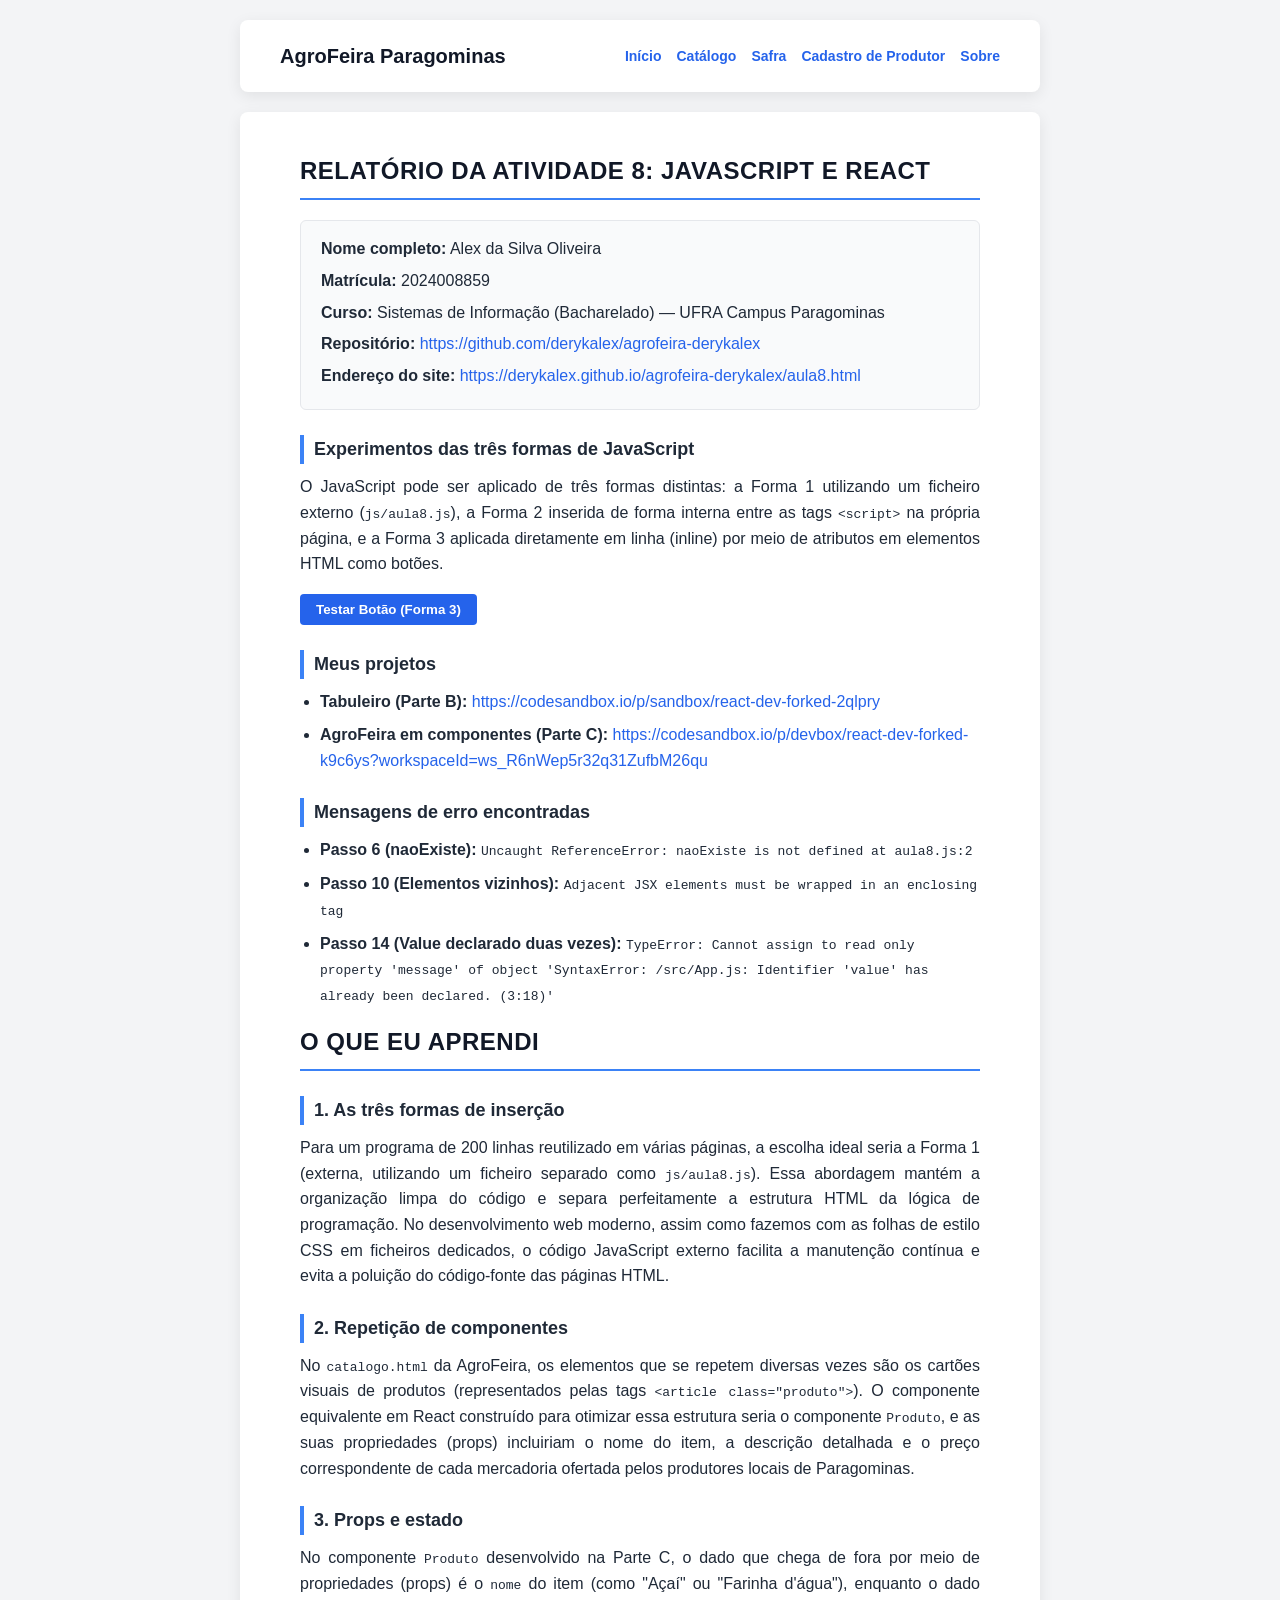
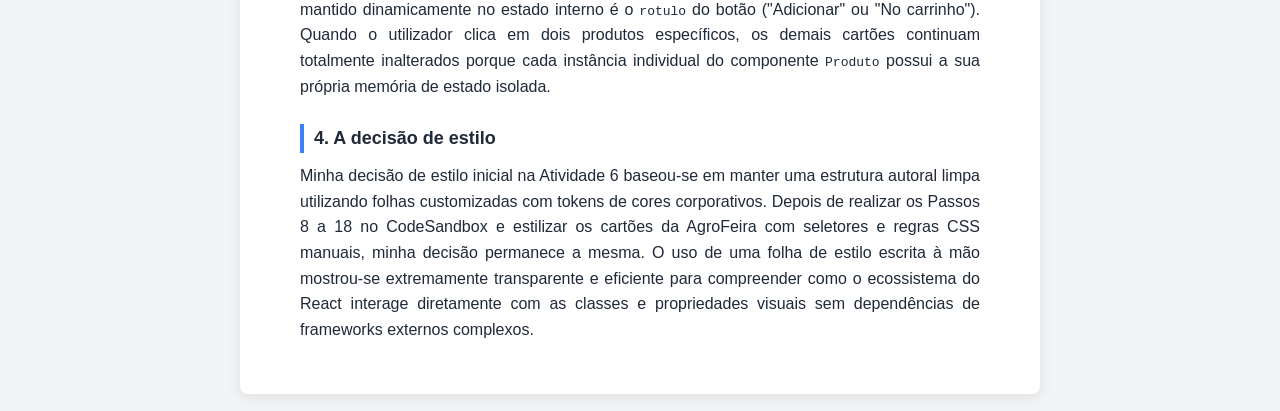
<file: aula8.html>
<!DOCTYPE html>
<html lang="pt-BR">
<head>
    <meta charset="UTF-8">
    <meta name="viewport" content="width=device-width, initial-scale=1.0">
    <title>Relatório - Atividade 8: JavaScript e React na AgroFeira | Alex da Silva Oliveira</title>
    <style>
        /* Estilo Relatório Acadêmico / Folha A4 */
        * {
            box-sizing: border-box;
            margin: 0;
            padding: 0;
        }
        body {
            font-family: Arial, Helvetica, sans-serif;
            background-color: #f3f4f6;
            color: #1f2937;
            line-height: 1.6;
            padding: 20px;
        }
        header {
            max-width: 800px;
            margin: 0 auto 20px auto;
            background: #ffffff;
            padding: 20px 40px;
            box-shadow: 0 4px 15px rgba(0, 0, 0, 0.08);
            border-radius: 8px;
            display: flex;
            justify-content: space-between;
            align-items: center;
            flex-wrap: wrap;
        }
        header h1 {
            font-size: 20px;
            color: #111827;
        }
        nav ul {
            list-style: none;
            display: flex;
            gap: 15px;
            flex-wrap: wrap;
        }
        nav a {
            color: #2563eb;
            text-decoration: none;
            font-size: 14px;
            font-weight: bold;
        }
        nav a:hover {
            text-decoration: underline;
        }
        footer {
            display: none;
        }
        main {
            max-width: 800px;
            margin: 0 auto;
            background: #ffffff;
            padding: 40px 60px;
            box-shadow: 0 4px 15px rgba(0, 0, 0, 0.08);
            border-radius: 8px;
        }
        h2 {
            font-size: 24px;
            color: #111827;
            border-bottom: 2px solid #3b82f6;
            padding-bottom: 8px;
            margin-bottom: 20px;
            text-transform: uppercase;
            letter-spacing: 0.5px;
        }
        h3 {
            font-size: 18px;
            color: #1f2937;
            margin-top: 25px;
            margin-bottom: 10px;
            border-left: 4px solid #3b82f6;
            padding-left: 10px;
        }
        p {
            margin-bottom: 12px;
            text-align: justify;
        }
        ul.lista-conteudo {
            margin-bottom: 15px;
            padding-left: 20px;
        }
        ul.lista-conteudo li {
            margin-bottom: 8px;
        }
        a {
            color: #2563eb;
            text-decoration: none;
        }
        a:hover {
            text-decoration: underline;
        }
        .dados-aluno {
            background-color: #f9fafb;
            border: 1px solid #e5e7eb;
            padding: 15px 20px;
            border-radius: 6px;
            margin-bottom: 25px;
        }
        .dados-aluno p {
            margin-bottom: 6px;
        }
        button {
            background-color: #2563eb;
            color: white;
            border: none;
            padding: 8px 16px;
            border-radius: 4px;
            cursor: pointer;
            font-weight: bold;
            margin-top: 5px;
        }
        button:hover {
            background-color: #1d4ed8;
        }
        
        /* Ajustes específicos para impressão / PDF */
        @media print {
            body {
                background-color: #ffffff;
                padding: 0;
            }
            header {
                box-shadow: none;
                padding: 0 0 15px 0;
                margin-bottom: 15px;
                border-bottom: 1px solid #ccc;
            }
            nav {
                display: none;
            }
            main {
                box-shadow: none;
                padding: 0;
                max-width: 100%;
            }
            button {
                display: none;
            }
        }
    </style>
</head>
<body>
    <header>
        <h1>AgroFeira Paragominas</h1>
        <nav>
            <ul>
                <li><a href="index.html">Início</a></li>
                <li><a href="catalogo.html">Catálogo</a></li>
                <li><a href="safra.html">Safra</a></li>
                <li><a href="cadastro-produtor.html">Cadastro de Produtor</a></li>
                <li><a href="sobre.html">Sobre</a></li>
            </ul>
        </nav>
    </header>

    <main>
        <h2>Relatório da Atividade 8: JavaScript e React</h2>
        
        <div class="dados-aluno">
            <p><strong>Nome completo:</strong> Alex da Silva Oliveira</p>
            <p><strong>Matrícula:</strong> 2024008859</p>
            <p><strong>Curso:</strong> Sistemas de Informação (Bacharelado) — UFRA Campus Paragominas</p>
            <p><strong>Repositório:</strong> <a href="https://github.com/derykalex/agrofeira-derykalex" target="_blank">https://github.com/derykalex/agrofeira-derykalex</a></p>
            <p><strong>Endereço do site:</strong> <a href="https://derykalex.github.io/agrofeira-derykalex/aula8.html" target="_blank">https://derykalex.github.io/agrofeira-derykalex/aula8.html</a></p>
        </div>

        <section>
            <h3>Experimentos das três formas de JavaScript</h3>
            <p>O JavaScript pode ser aplicado de três formas distintas: a Forma 1 utilizando um ficheiro externo (<code>js/aula8.js</code>), a Forma 2 inserida de forma interna entre as tags <code>&lt;script&gt;</code> na própria página, e a Forma 3 aplicada diretamente em linha (inline) por meio de atributos em elementos HTML como botões.</p>
            
            <!-- Botão da Forma 3 em linha -->
            <button type="button" onclick="alert('Forma 3: em linha, dentro da tag')">Testar Botão (Forma 3)</button>
        </section>

        <!-- Scripts correspondentes às Formas 1 e 2 -->
        <script src="js/aula8.js"></script>
        <script>console.log('Forma 2: interna, entre as tags script');</script>

        <h3>Meus projetos</h3>
        <ul class="lista-conteudo">
            <li><strong>Tabuleiro (Parte B):</strong> <a href="https://codesandbox.io/p/sandbox/react-dev-forked-2qlpry" target="_blank">https://codesandbox.io/p/sandbox/react-dev-forked-2qlpry</a></li>
            <li><strong>AgroFeira em componentes (Parte C):</strong> <a href="https://codesandbox.io/p/devbox/react-dev-forked-k9c6ys?workspaceId=ws_R6nWep5r32q31ZufbM26qu" target="_blank">https://codesandbox.io/p/devbox/react-dev-forked-k9c6ys?workspaceId=ws_R6nWep5r32q31ZufbM26qu</a></li>
        </ul>

        <h3>Mensagens de erro encontradas</h3>
        <ul class="lista-conteudo">
            <li><strong>Passo 6 (naoExiste):</strong> <code>Uncaught ReferenceError: naoExiste is not defined at aula8.js:2</code></li>
            <li><strong>Passo 10 (Elementos vizinhos):</strong> <code>Adjacent JSX elements must be wrapped in an enclosing tag</code></li>
            <li><strong>Passo 14 (Value declarado duas vezes):</strong> <code>TypeError: Cannot assign to read only property 'message' of object 'SyntaxError: /src/App.js: Identifier 'value' has already been declared. (3:18)'</code></li>
        </ul>

        <h2>O que eu aprendi</h2>

        <h3>1. As três formas de inserção</h3>
        <p>Para um programa de 200 linhas reutilizado em várias páginas, a escolha ideal seria a Forma 1 (externa, utilizando um ficheiro separado como <code>js/aula8.js</code>). Essa abordagem mantém a organização limpa do código e separa perfeitamente a estrutura HTML da lógica de programação. No desenvolvimento web moderno, assim como fazemos com as folhas de estilo CSS em ficheiros dedicados, o código JavaScript externo facilita a manutenção contínua e evita a poluição do código-fonte das páginas HTML.</p>

        <h3>2. Repetição de componentes</h3>
        <p>No <code>catalogo.html</code> da AgroFeira, os elementos que se repetem diversas vezes são os cartões visuais de produtos (representados pelas tags <code>&lt;article class="produto"&gt;</code>). O componente equivalente em React construído para otimizar essa estrutura seria o componente <code>Produto</code>, e as suas propriedades (props) incluiriam o nome do item, a descrição detalhada e o preço correspondente de cada mercadoria ofertada pelos produtores locais de Paragominas.</p>

        <h3>3. Props e estado</h3>
        <p>No componente <code>Produto</code> desenvolvido na Parte C, o dado que chega de fora por meio de propriedades (props) é o <code>nome</code> do item (como "Açaí" ou "Farinha d'água"), enquanto o dado mantido dinamicamente no estado interno é o <code>rotulo</code> do botão ("Adicionar" ou "No carrinho"). Quando o utilizador clica em dois produtos específicos, os demais cartões continuam totalmente inalterados porque cada instância individual do componente <code>Produto</code> possui a sua própria memória de estado isolada.</p>

        <h3>4. A decisão de estilo</h3>
        <p>Minha decisão de estilo inicial na Atividade 6 baseou-se em manter uma estrutura autoral limpa utilizando folhas customizadas com tokens de cores corporativos. Depois de realizar os Passos 8 a 18 no CodeSandbox e estilizar os cartões da AgroFeira com seletores e regras CSS manuais, minha decisão permanece a mesma. O uso de uma folha de estilo escrita à mão mostrou-se extremamente transparente e eficiente para compreender como o ecossistema do React interage diretamente com as classes e propriedades visuais sem dependências de frameworks externos complexos.</p>
    </main>
</body>
</html>
</file>
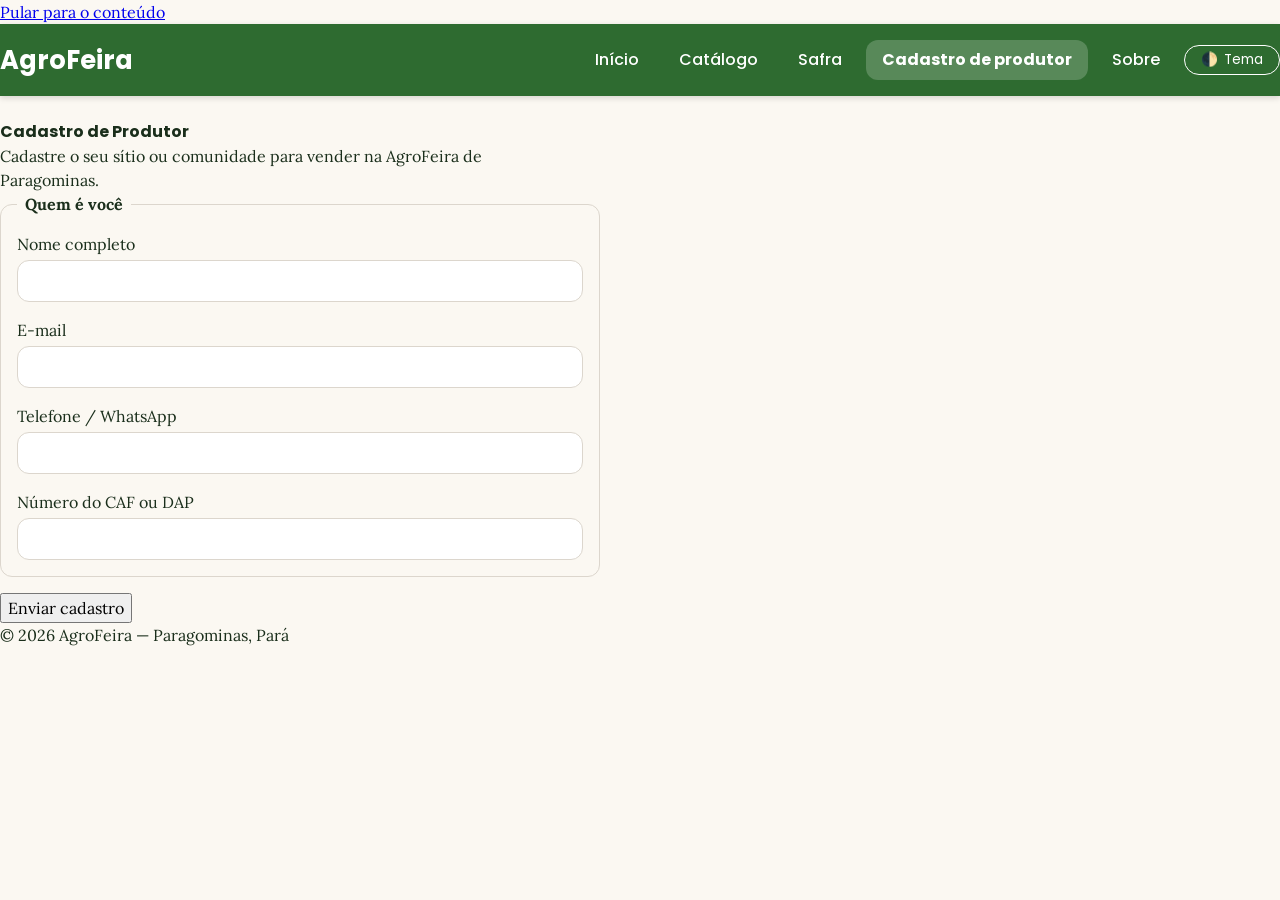
<file: cadastro-produtor.html>
<!DOCTYPE html>
<html lang="pt-BR">
<head>
  <meta charset="utf-8">
  <meta name="viewport" content="width=device-width, initial-scale=1">
  <title>AgroFeira — Cadastro de Produtor</title>
  <link rel="stylesheet" href="camadas.css">
  <link rel="preconnect" href="https://fonts.googleapis.com">
  <link rel="preconnect" href="https://fonts.gstatic.com" crossorigin>
  <link href="https://fonts.googleapis.com/css2?family=Lora:ital,wght@0,400..700;1,400..700&family=Poppins:wght@400;600;700&display=swap" rel="stylesheet">
  <link rel="stylesheet" href="reset.css">
  <link rel="stylesheet" href="tokens.css">
  <link rel="stylesheet" href="base.css">
  <link rel="stylesheet" href="componentes.css">
  <link rel="stylesheet" href="utilitarios.css">
  <script defer src="tema.js"></script>
</head>
<body>
  <a href="#conteudo" class="link-pular">Pular para o conteúdo</a>

  <header class="cabecalho-principal">
    <div class="container container-flex">
      <a href="index.html" class="logo">AgroFeira</a>
      <div class="menu-navegacao">
        <nav aria-label="Navegação principal">
          <ul class="menu">
            <li><a href="index.html">Início</a></li>
            <li><a href="catalogo.html">Catálogo</a></li>
            <li><a href="safra.html">Safra</a></li>
            <li><a href="cadastro-produtor.html" aria-current="page">Cadastro de produtor</a></li>
            <li><a href="sobre.html">Sobre</a></li>
          </ul>
        </nav>
        <button type="button" class="btn-tema" id="btn-alterna-tema" aria-label="Alternar modo claro e escuro">
          🌓 <span id="txt-tema">Tema</span>
        </button>
      </div>
    </div>
  </header>

  <main id="conteudo" class="container">
    <h1>Cadastro de Produtor</h1>
    <p>Cadastre o seu sítio ou comunidade para vender na AgroFeira de Paragominas.</p>

    <form action="#" method="post" style="max-width: 600px; display: flex; flex-direction: column; gap: var(--espaco-3);">
      <fieldset style="border: 1px solid var(--cor-borda); border-radius: var(--raio); padding: var(--espaco-3);">
        <legend style="padding: 0 var(--espaco-2); font-weight: 700;">Quem é você</legend>
        
        <div style="display: flex; flex-direction: column; gap: var(--espaco-1); margin-bottom: var(--espaco-3);">
          <label for="nome">Nome completo</label>
          <input type="text" id="nome" name="nome" required style="padding: var(--espaco-2); border-radius: var(--raio); border: 1px solid var(--cor-borda); background: var(--cor-superficie); color: var(--cor-texto);">
        </div>

        <div style="display: flex; flex-direction: column; gap: var(--espaco-1); margin-bottom: var(--espaco-3);">
          <label for="email">E-mail</label>
          <input type="email" id="email" name="email" required style="padding: var(--espaco-2); border-radius: var(--raio); border: 1px solid var(--cor-borda); background: var(--cor-superficie); color: var(--cor-texto);">
        </div>

        <div style="display: flex; flex-direction: column; gap: var(--espaco-1); margin-bottom: var(--espaco-3);">
          <label for="telefone">Telefone / WhatsApp</label>
          <input type="tel" id="telefone" name="telefone" required style="padding: var(--espaco-2); border-radius: var(--raio); border: 1px solid var(--cor-borda); background: var(--cor-superficie); color: var(--cor-texto);">
        </div>

        <div style="display: flex; flex-direction: column; gap: var(--espaco-1);">
          <label for="caf">Número do CAF ou DAP</label>
          <input type="text" id="caf" name="caf" required style="padding: var(--espaco-2); border-radius: var(--raio); border: 1px solid var(--cor-borda); background: var(--cor-superficie); color: var(--cor-texto);">
        </div>
      </fieldset>

      <button type="submit" class="btn-primario" style="align-self: flex-start;">Enviar cadastro</button>
    </form>
  </main>

  <footer class="rodape">
    <div class="container">
      <p>&copy; 2026 AgroFeira — Paragominas, Pará</p>
    </div>
  </footer>
</body>
</html>
</file>
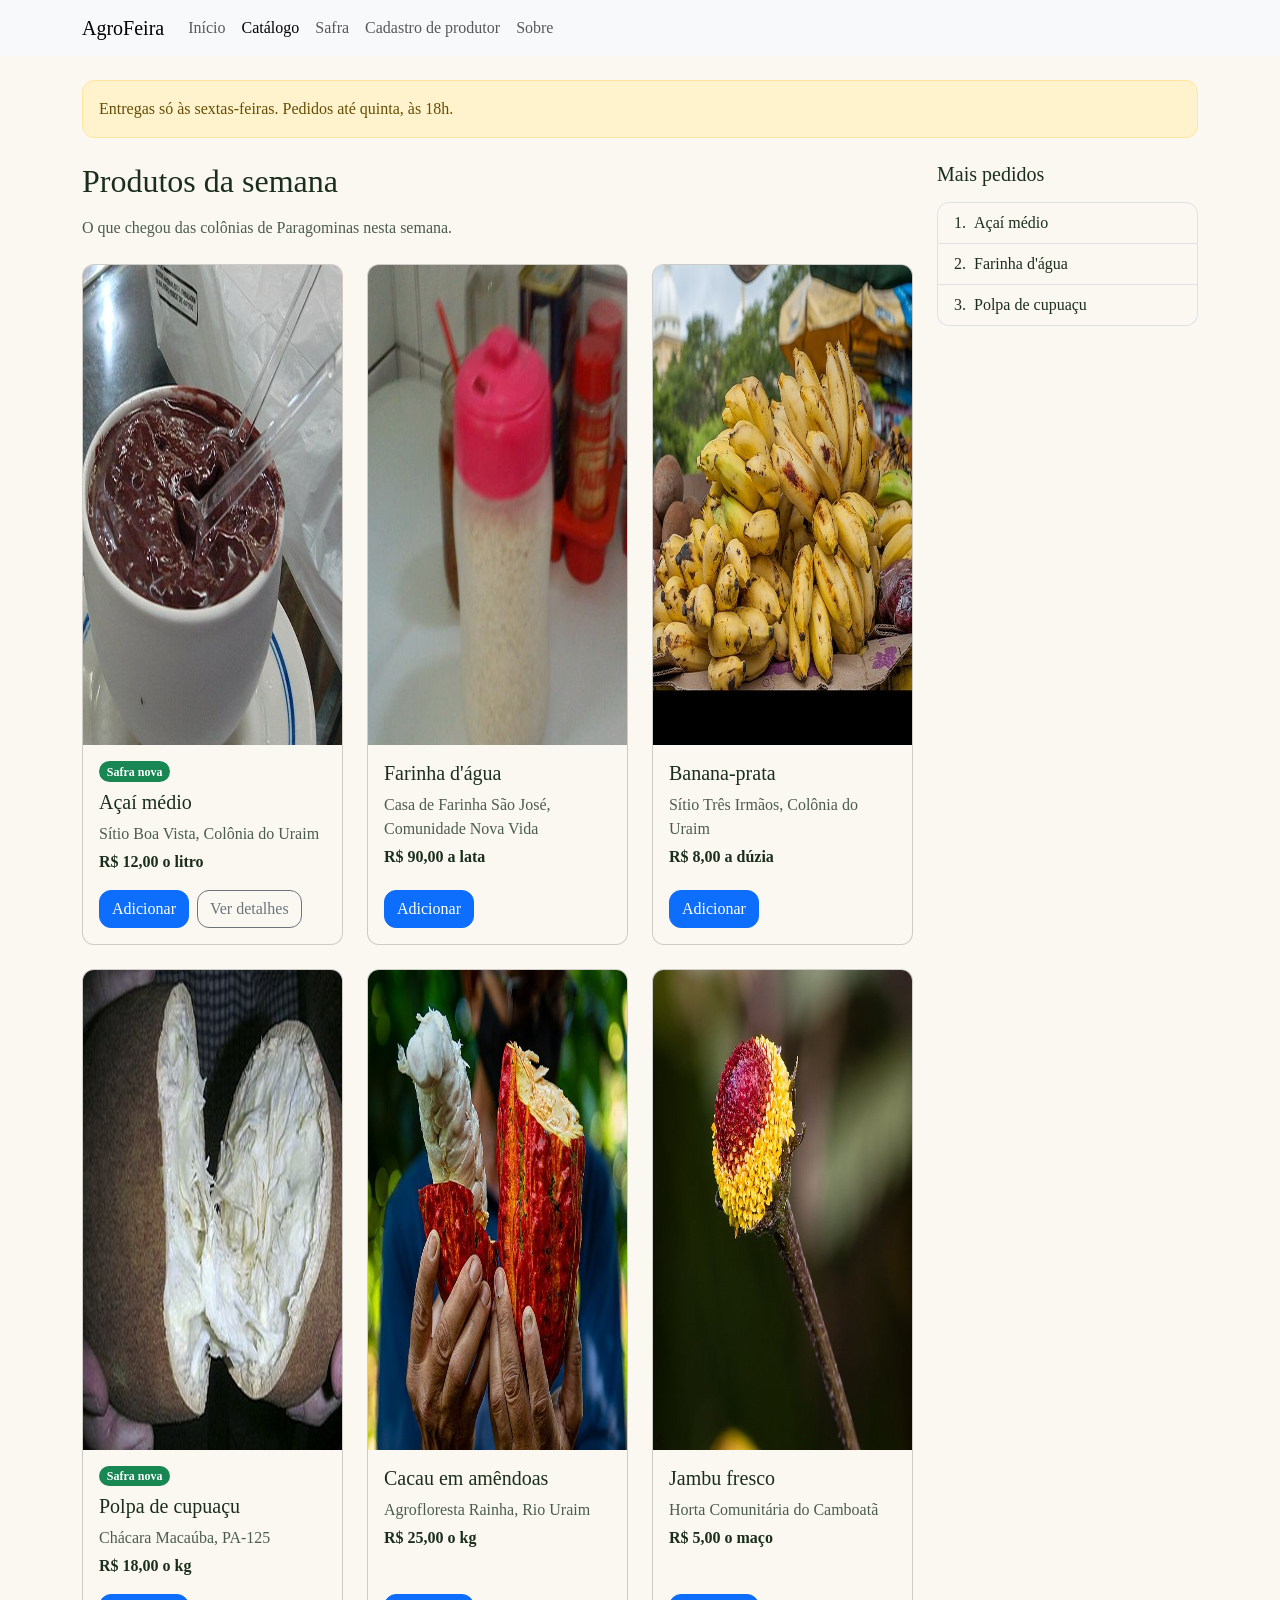
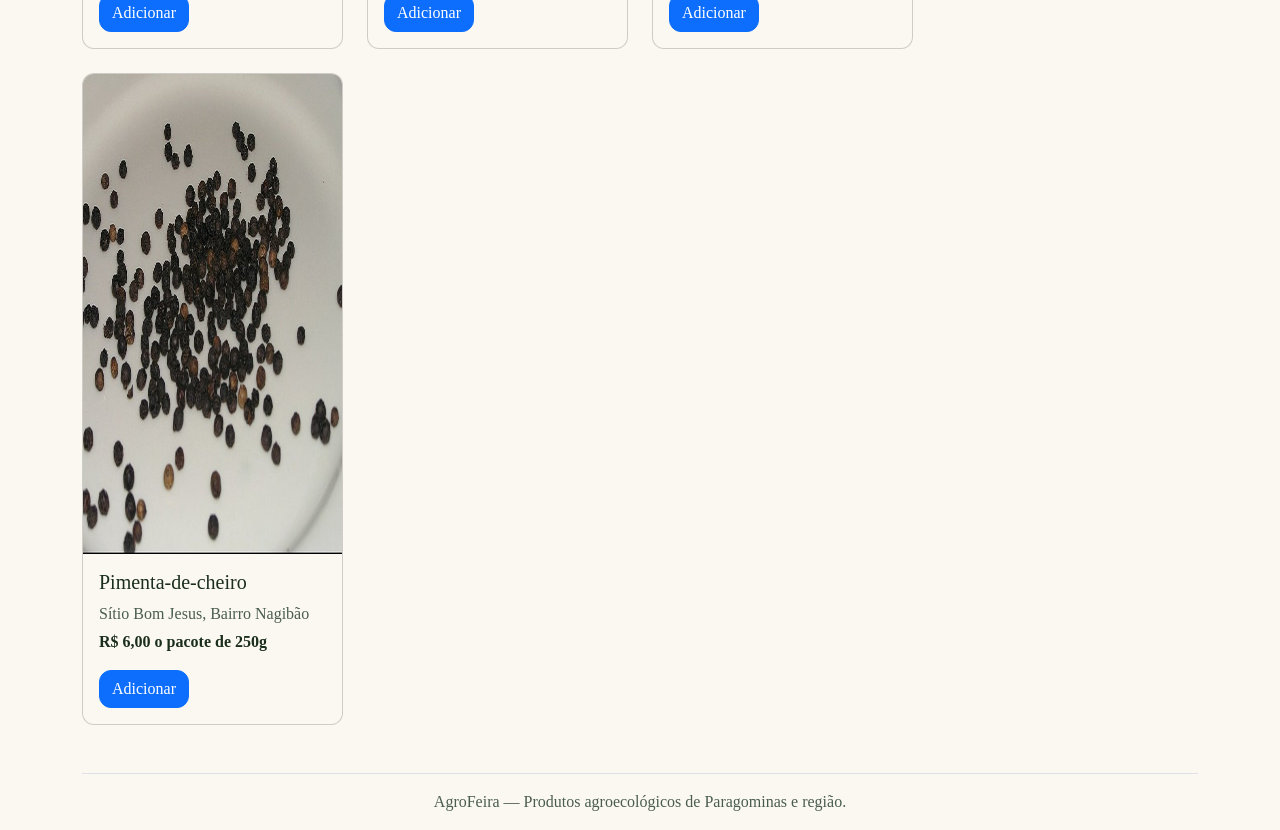
<file: catalogo-bootstrap.html>
<!DOCTYPE html>
<html lang="pt-BR">
<head>
  <meta charset="utf-8">
  <meta name="viewport" content="width=device-width, initial-scale=1">
  <title>AgroFeira — Catálogo (Bootstrap)</title>
  <link href="https://cdn.jsdelivr.net/npm/bootstrap@5.3.8/dist/css/bootstrap.min.css" rel="stylesheet" integrity="sha384-sRI14kxILFvY47J16cr9ZwB07vP4J8+LH7qKQnuqkuIAvNWLzeN8tE5YBujZqJLB" crossorigin="anonymous">
  <link rel="stylesheet" href="tokens.css">
  <link rel="stylesheet" href="agrofeira-bootstrap.css">
  <script defer src="https://cdn.jsdelivr.net/npm/bootstrap@5.3.8/dist/js/bootstrap.bundle.min.js" integrity="sha384-FKyoEForCGlyvwx9Hj09JcYn3nv7wiPV1z7YYwJrWVcXK/BmnVDxM+D2scQbITxI" crossorigin="anonymous"></script>
</head>
<body>
  <header>
    <nav class="navbar navbar-expand-lg bg-body-tertiary mb-4" aria-label="Principal">
      <div class="container">
        <a class="navbar-brand" href="index.html">AgroFeira</a>
        <button class="navbar-toggler" type="button" data-bs-toggle="collapse" data-bs-target="#menu" aria-controls="menu" aria-expanded="false" aria-label="Menu">
          <span class="navbar-toggler-icon"></span>
        </button>
        <div class="collapse navbar-collapse" id="menu">
          <ul class="navbar-nav">
            <li class="nav-item"><a class="nav-link" href="index.html">Início</a></li>
            <li class="nav-item"><a class="nav-link active" aria-current="page" href="catalogo-bootstrap.html">Catálogo</a></li>
            <li class="nav-item"><a class="nav-link" href="safra.html">Safra</a></li>
            <li class="nav-item"><a class="nav-link" href="cadastro-produtor.html">Cadastro de produtor</a></li>
            <li class="nav-item"><a class="nav-link" href="sobre.html">Sobre</a></li>
          </ul>
        </div>
      </div>
    </nav>
  </header>

  <div class="container">
    <div class="alert alert-warning mb-4" role="alert">
      Entregas só às sextas-feiras. Pedidos até quinta, às 18h.
    </div>

    <div class="row">
      <main class="col-lg-9">
        <h1 class="h2 mb-3">Produtos da semana</h1>
        <p class="text-body-secondary mb-4">O que chegou das colônias de Paragominas nesta semana.</p>

        <div class="row row-cols-1 row-cols-md-2 row-cols-xl-3 g-4">
          <!-- 1. Açaí médio -->
          <div class="col">
            <article class="card h-100">
              <img src="acai.jpg" class="card-img-top" width="640" height="480" alt="Tigela de açaí batido, com duas colheres de plástico">
              <div class="card-body d-flex flex-column">
                <span class="badge text-bg-success align-self-start mb-2">Safra nova</span>
                <h2 class="card-title h5">Açaí médio</h2>
                <p class="card-text text-body-secondary mb-1">Sítio Boa Vista, Colônia do Uraim</p>
                <p class="card-text fw-bold mb-3">R$ 12,00 o litro</p>
                <div class="mt-auto d-flex gap-2">
                  <button type="button" class="btn btn-primary">Adicionar</button>
                  <button type="button" class="btn btn-outline-secondary" data-bs-toggle="modal" data-bs-target="#detalhe-acai">Ver detalhes</button>
                </div>
              </div>
            </article>
          </div>

          <!-- 2. Farinha d'água -->
          <div class="col">
            <article class="card h-100">
              <img src="farinha.jpg" class="card-img-top" width="640" height="480" alt="Pote com farinha d'água torrada">
              <div class="card-body d-flex flex-column">
                <h2 class="card-title h5">Farinha d'água</h2>
                <p class="card-text text-body-secondary mb-1">Casa de Farinha São José, Comunidade Nova Vida</p>
                <p class="card-text fw-bold mb-3">R$ 90,00 a lata</p>
                <div class="mt-auto">
                  <button type="button" class="btn btn-primary">Adicionar</button>
                </div>
              </div>
            </article>
          </div>

          <!-- 3. Banana-prata -->
          <div class="col">
            <article class="card h-100">
              <img src="banana.jpg" class="card-img-top" width="640" height="480" alt="Pencas de banana-prata madura em banca de feira">
              <div class="card-body d-flex flex-column">
                <h2 class="card-title h5">Banana-prata</h2>
                <p class="card-text text-body-secondary mb-1">Sítio Três Irmãos, Colônia do Uraim</p>
                <p class="card-text fw-bold mb-3">R$ 8,00 a dúzia</p>
                <div class="mt-auto">
                  <button type="button" class="btn btn-primary">Adicionar</button>
                </div>
              </div>
            </article>
          </div>

          <!-- 4. Polpa de cupuaçu -->
          <div class="col">
            <article class="card h-100">
              <img src="cupuacu-640.jpg" class="card-img-top" width="640" height="480" alt="Polpa de cupuaçu fresca despolpada em tigela">
              <div class="card-body d-flex flex-column">
                <span class="badge text-bg-success align-self-start mb-2">Safra nova</span>
                <h2 class="card-title h5">Polpa de cupuaçu</h2>
                <p class="card-text text-body-secondary mb-1">Chácara Macaúba, PA-125</p>
                <p class="card-text fw-bold mb-3">R$ 18,00 o kg</p>
                <div class="mt-auto">
                  <button type="button" class="btn btn-primary">Adicionar</button>
                </div>
              </div>
            </article>
          </div>

          <!-- 5. Cacau em amêndoas -->
          <div class="col">
            <article class="card h-100">
              <img src="cacau.jpg" class="card-img-top" width="640" height="480" alt="Amêndoas secas de cacau da Amazônia">
              <div class="card-body d-flex flex-column">
                <h2 class="card-title h5">Cacau em amêndoas</h2>
                <p class="card-text text-body-secondary mb-1">Agrofloresta Rainha, Rio Uraim</p>
                <p class="card-text fw-bold mb-3">R$ 25,00 o kg</p>
                <div class="mt-auto">
                  <button type="button" class="btn btn-primary">Adicionar</button>
                </div>
              </div>
            </article>
          </div>

          <!-- 6. Jambu fresco -->
          <div class="col">
            <article class="card h-100">
              <img src="jambu.jpg" class="card-img-top" width="640" height="480" alt="Maço fresco de jambu paraense com flores amarelas">
              <div class="card-body d-flex flex-column">
                <h2 class="card-title h5">Jambu fresco</h2>
                <p class="card-text text-body-secondary mb-1">Horta Comunitária do Camboatã</p>
                <p class="card-text fw-bold mb-3">R$ 5,00 o maço</p>
                <div class="mt-auto">
                  <button type="button" class="btn btn-primary">Adicionar</button>
                </div>
              </div>
            </article>
          </div>

          <!-- 7. Pimenta-de-cheiro -->
          <div class="col">
            <article class="card h-100">
              <img src="pimenta.jpg" class="card-img-top" width="640" height="480" alt="Pimentas-de-cheiro amarelas frescas">
              <div class="card-body d-flex flex-column">
                <h2 class="card-title h5">Pimenta-de-cheiro</h2>
                <p class="card-text text-body-secondary mb-1">Sítio Bom Jesus, Bairro Nagibão</p>
                <p class="card-text fw-bold mb-3">R$ 6,00 o pacote de 250g</p>
                <div class="mt-auto">
                  <button type="button" class="btn btn-primary">Adicionar</button>
                </div>
              </div>
            </article>
          </div>
        </div>
      </main>

      <!-- Painel lateral: Mais pedidos -->
      <aside class="col-lg-3 mt-4 mt-lg-0" aria-label="Mais pedidos">
        <h2 class="h5 mb-3">Mais pedidos</h2>
        <ol class="list-group list-group-numbered">
          <li class="list-group-item d-flex justify-content-between align-items-start">
            <div class="ms-2 me-auto">Açaí médio</div>
          </li>
          <li class="list-group-item d-flex justify-content-between align-items-start">
            <div class="ms-2 me-auto">Farinha d'água</div>
          </li>
          <li class="list-group-item d-flex justify-content-between align-items-start">
            <div class="ms-2 me-auto">Polpa de cupuaçu</div>
          </li>
        </ol>
      </aside>
    </div>

    <footer class="mt-5 py-3 border-top text-center text-body-secondary">
      <p class="mb-0">AgroFeira — Produtos agroecológicos de Paragominas e região.</p>
    </footer>
  </div>

  <!-- Diálogo Modal de Detalhe -->
  <div class="modal fade" id="detalhe-acai" tabindex="-1" role="dialog" aria-labelledby="detalhe-acai-titulo">
    <div class="modal-dialog">
      <div class="modal-content">
        <div class="modal-header">
          <h2 class="modal-title h5" id="detalhe-acai-titulo">Açaí médio</h2>
          <button type="button" class="btn-close" data-bs-dismiss="modal" aria-label="Fechar"></button>
        </div>
        <div class="modal-body">
          <img src="acai.jpg" class="img-fluid mb-3" width="640" height="480" alt="Tigela de açaí batido, com duas colheres de plástico">
          <p class="text-body-secondary mb-1">Sítio Boa Vista, Colônia do Uraim</p>
          <p class="fw-bold">R$ 12,00 o litro</p>
          <p class="mb-0">Açaí médio batido na hora, grosso, sem açúcar e sem corante. Vem em pote de um litro, pronto para a tigela ou para acompanhar o peixe.</p>
        </div>
        <div class="modal-footer">
          <button type="button" class="btn btn-outline-secondary" data-bs-dismiss="modal">Fechar</button>
          <button type="button" class="btn btn-primary">Adicionar</button>
        </div>
      </div>
    </div>
  </div>
</body>
</html>
</file>
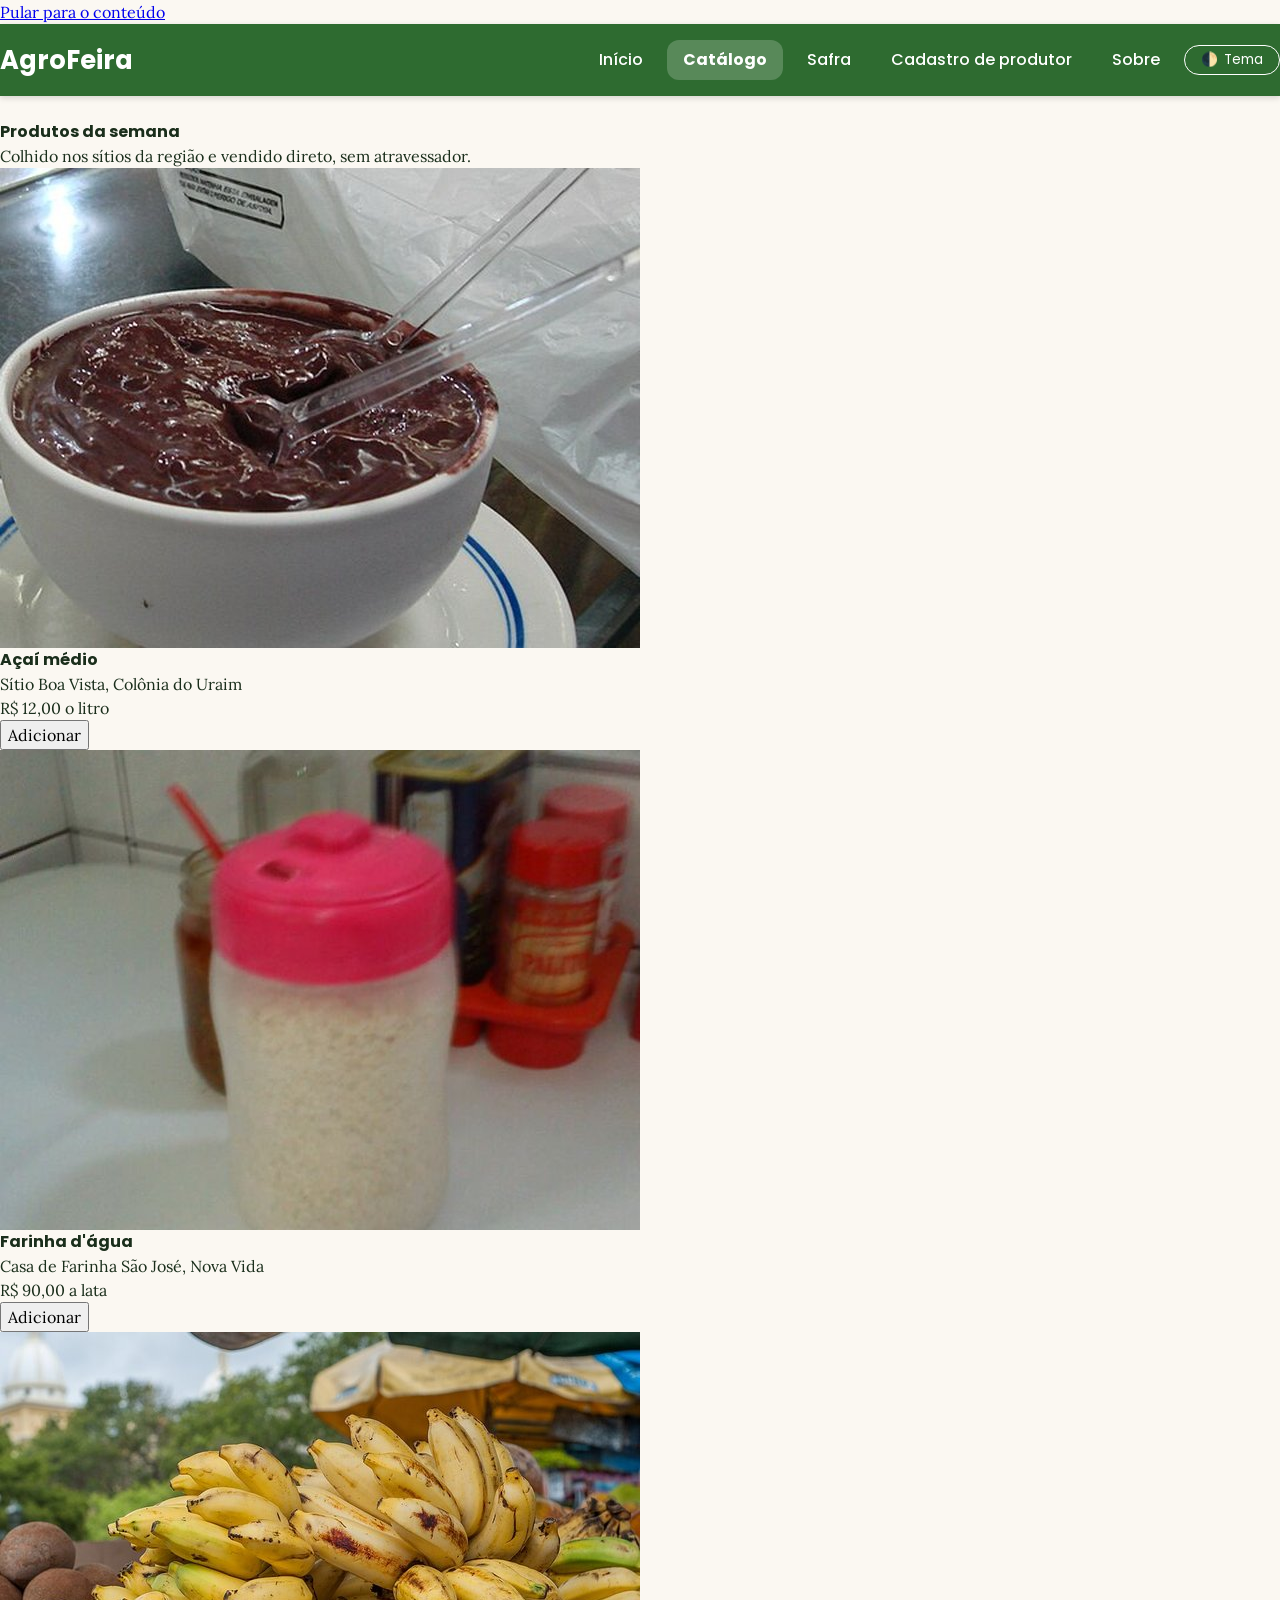
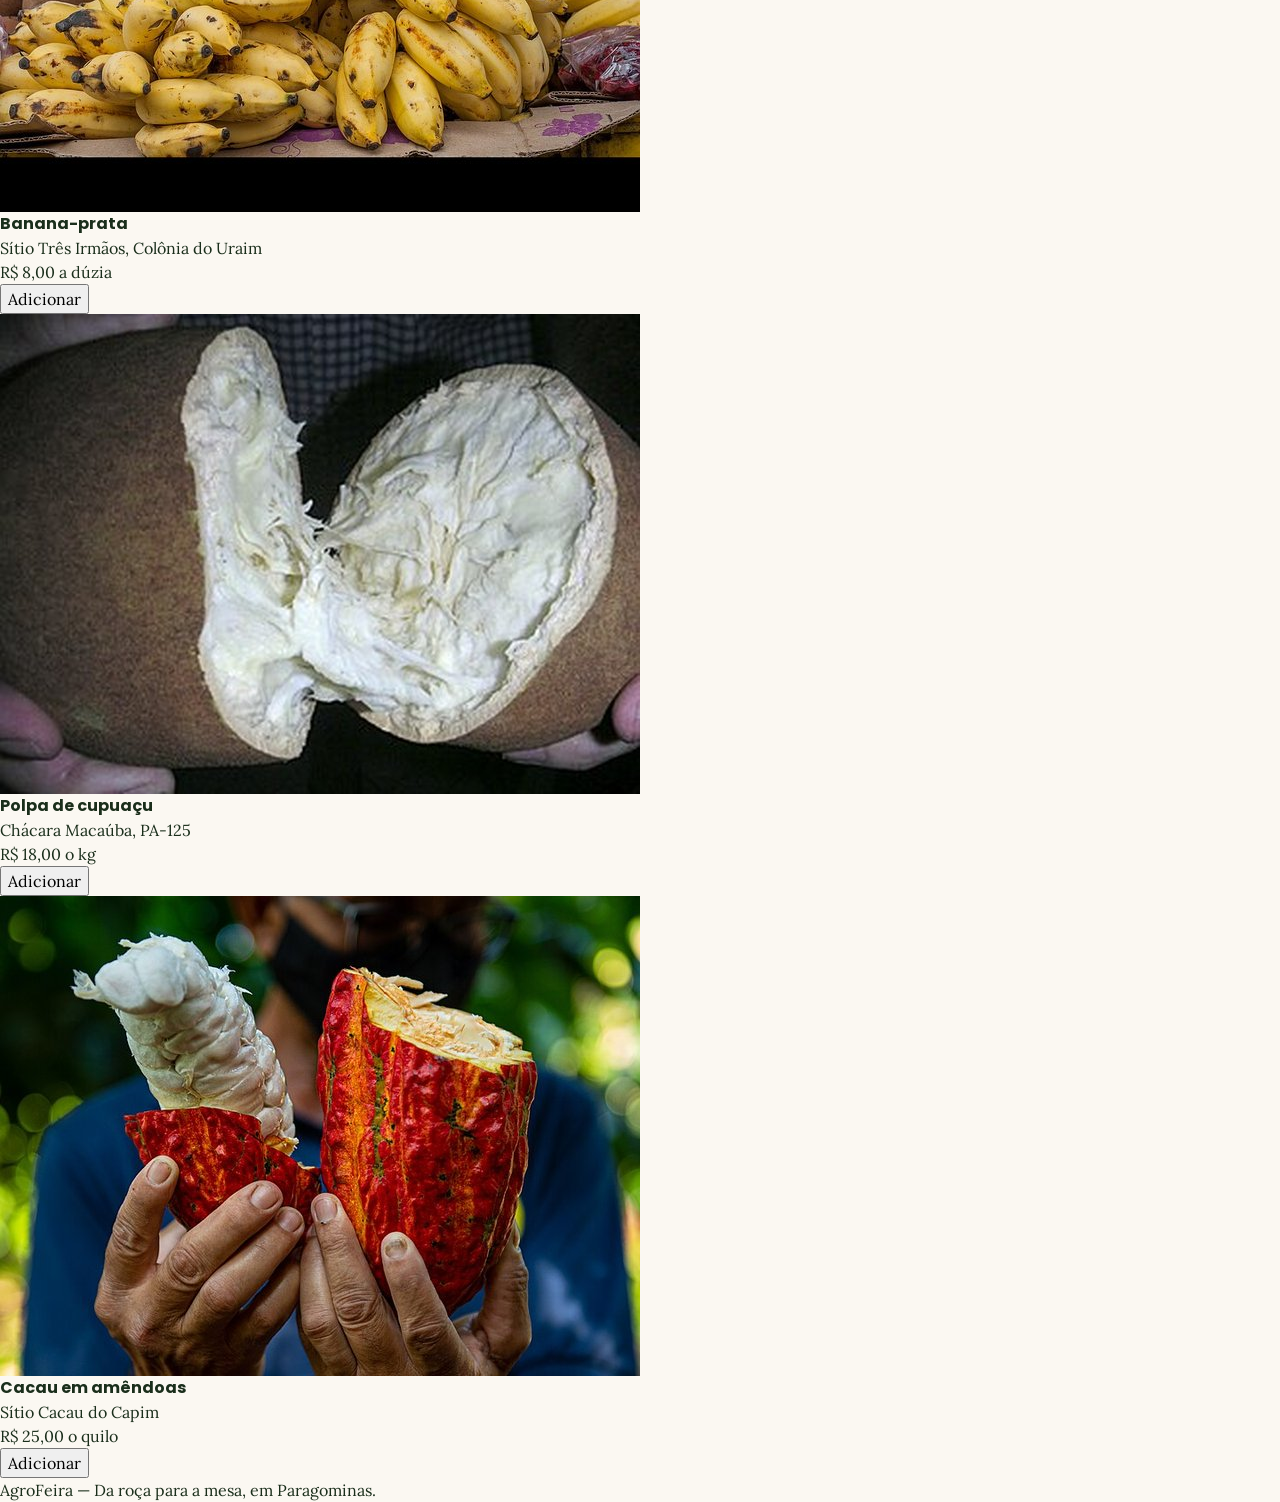
<file: catalogo.html>
<!DOCTYPE html>
<html lang="pt-BR">
<head>
  <meta charset="utf-8">
  <meta name="viewport" content="width=device-width, initial-scale=1">
  <title>AgroFeira — Catálogo</title>
  <link rel="stylesheet" href="camadas.css">
  <link rel="preconnect" href="https://fonts.googleapis.com">
  <link rel="preconnect" href="https://fonts.gstatic.com" crossorigin>
  <link href="https://fonts.googleapis.com/css2?family=Lora:ital,wght@0,400..700;1,400..700&family=Poppins:wght@400;600;700&display=swap" rel="stylesheet">
  <link rel="stylesheet" href="reset.css">
  <link rel="stylesheet" href="tokens.css">
  <link rel="stylesheet" href="base.css">
  <link rel="stylesheet" href="componentes.css">
  <link rel="stylesheet" href="utilitarios.css">
  <script defer src="tema.js"></script>
</head>
<body>
  <a href="#conteudo" class="link-pular">Pular para o conteúdo</a>

  <header class="cabecalho-principal">
    <div class="container container-flex">
      <a href="index.html" class="logo">AgroFeira</a>
      <div class="menu-navegacao">
        <nav aria-label="Navegação principal">
          <ul class="menu">
            <li><a href="index.html">Início</a></li>
            <li><a href="catalogo.html" aria-current="page">Catálogo</a></li>
            <li><a href="safra.html">Safra</a></li>
            <li><a href="cadastro-produtor.html">Cadastro de produtor</a></li>
            <li><a href="sobre.html">Sobre</a></li>
          </ul>
        </nav>
        <button type="button" class="btn-tema" id="btn-alterna-tema" aria-label="Alternar modo claro e escuro">
          🌓 <span id="txt-tema">Tema</span>
        </button>
      </div>
    </div>
  </header>

  <main id="conteudo" class="container">
    <h1>Produtos da semana</h1>
    <p class="subtitulo">Colhido nos sítios da região e vendido direto, sem atravessador.</p>

    <div class="grade-produtos">
      <article class="cartao-produto">
        <img src="acai.jpg" width="640" height="480" alt="Tigela de açaí batido, com duas colheres de plástico">
        <div class="cartao-conteudo">
          <h2>Açaí médio</h2>
          <p class="produtor">Sítio Boa Vista, Colônia do Uraim</p>
          <p class="preco">R$ 12,00 o litro</p>
          <button type="button" class="btn-primario">Adicionar</button>
        </div>
      </article>

      <article class="cartao-produto">
        <img src="farinha.jpg" width="640" height="480" alt="Pote com farinha d'água torrada">
        <div class="cartao-conteudo">
          <h2>Farinha d'água</h2>
          <p class="produtor">Casa de Farinha São José, Nova Vida</p>
          <p class="preco">R$ 90,00 a lata</p>
          <button type="button" class="btn-primario">Adicionar</button>
        </div>
      </article>

      <article class="cartao-produto">
        <img src="banana.jpg" width="640" height="480" alt="Pencas de banana-prata madura em banca de feira">
        <div class="cartao-conteudo">
          <h2>Banana-prata</h2>
          <p class="produtor">Sítio Três Irmãos, Colônia do Uraim</p>
          <p class="preco">R$ 8,00 a dúzia</p>
          <button type="button" class="btn-primario">Adicionar</button>
        </div>
      </article>

      <article class="cartao-produto">
        <img src="cupuacu-640.jpg" width="640" height="480" alt="Polpa de cupuaçu fresca em tigela">
        <div class="cartao-conteudo">
          <h2>Polpa de cupuaçu</h2>
          <p class="produtor">Chácara Macaúba, PA-125</p>
          <p class="preco">R$ 18,00 o kg</p>
          <button type="button" class="btn-primario">Adicionar</button>
        </div>
      </article>

      <article class="cartao-produto">
        <img src="cacau.jpg" width="640" height="480" alt="Amêndoas secas de cacau da Amazônia">
        <div class="cartao-conteudo">
          <h2>Cacau em amêndoas</h2>
          <p class="produtor">Sítio Cacau do Capim</p>
          <p class="preco">R$ 25,00 o quilo</p>
          <button type="button" class="btn-primario">Adicionar</button>
        </div>
      </article>
    </div>
  </main>

  <footer class="rodape">
    <div class="container">
      <p>AgroFeira — Da roça para a mesa, em Paragominas.</p>
    </div>
  </footer>
</body>
</html>
</file>
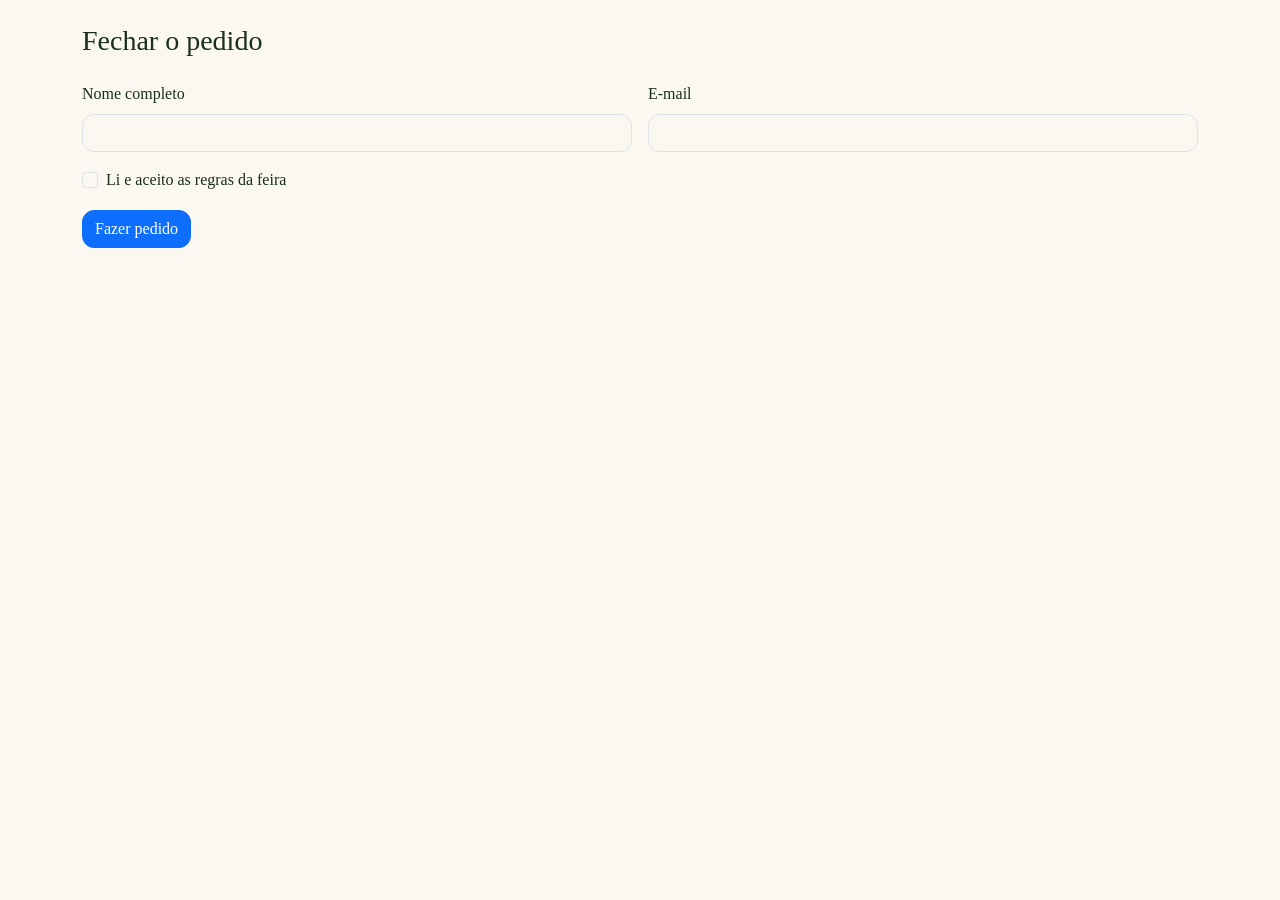
<file: checkout-bootstrap.html>
<!DOCTYPE html>
<html lang="pt-BR">
<head>
  <meta charset="utf-8">
  <meta name="viewport" content="width=device-width, initial-scale=1">
  <title>AgroFeira — Fechar o pedido</title>
  <link href="https://cdn.jsdelivr.net/npm/bootstrap@5.3.8/dist/css/bootstrap.min.css" rel="stylesheet" integrity="sha384-sRI14kxILFvY47J16cr9ZwB07vP4J8+LH7qKQnuqkuIAvNWLzeN8tE5YBujZqJLB" crossorigin="anonymous">
  <link rel="stylesheet" href="tokens.css">
  <link rel="stylesheet" href="agrofeira-bootstrap.css">
  <script defer src="validacao.js"></script>
</head>
<body>
  <main class="container py-4">
    <h1 class="h3 mb-4">Fechar o pedido</h1>
    <form class="row g-3 needs-validation" novalidate>
      <div class="col-12 col-md-6">
        <label for="nome" class="form-label">Nome completo</label>
        <input type="text" class="form-control" id="nome" name="nome" autocomplete="name" aria-describedby="nome-erro" required>
        <div class="invalid-feedback" id="nome-erro">Informe o seu nome.</div>
      </div>

      <div class="col-12 col-md-6">
        <label for="email" class="form-label">E-mail</label>
        <input type="email" class="form-control" id="email" name="email" autocomplete="email" aria-describedby="email-erro" required>
        <div class="invalid-feedback" id="email-erro">Informe um e-mail, como maria@exemplo.com.br.</div>
      </div>

      <div class="col-12">
        <div class="form-check">
          <input type="checkbox" class="form-check-input" id="termos" name="termos" aria-describedby="termos-erro" required>
          <label class="form-check-label" for="termos">Li e aceito as regras da feira</label>
          <div class="invalid-feedback" id="termos-erro">É preciso aceitar as regras para continuar.</div>
        </div>
      </div>

      <div class="col-12">
        <button type="submit" class="btn btn-primary">Fazer pedido</button>
      </div>
    </form>
  </main>
</body>
</html>
</file>
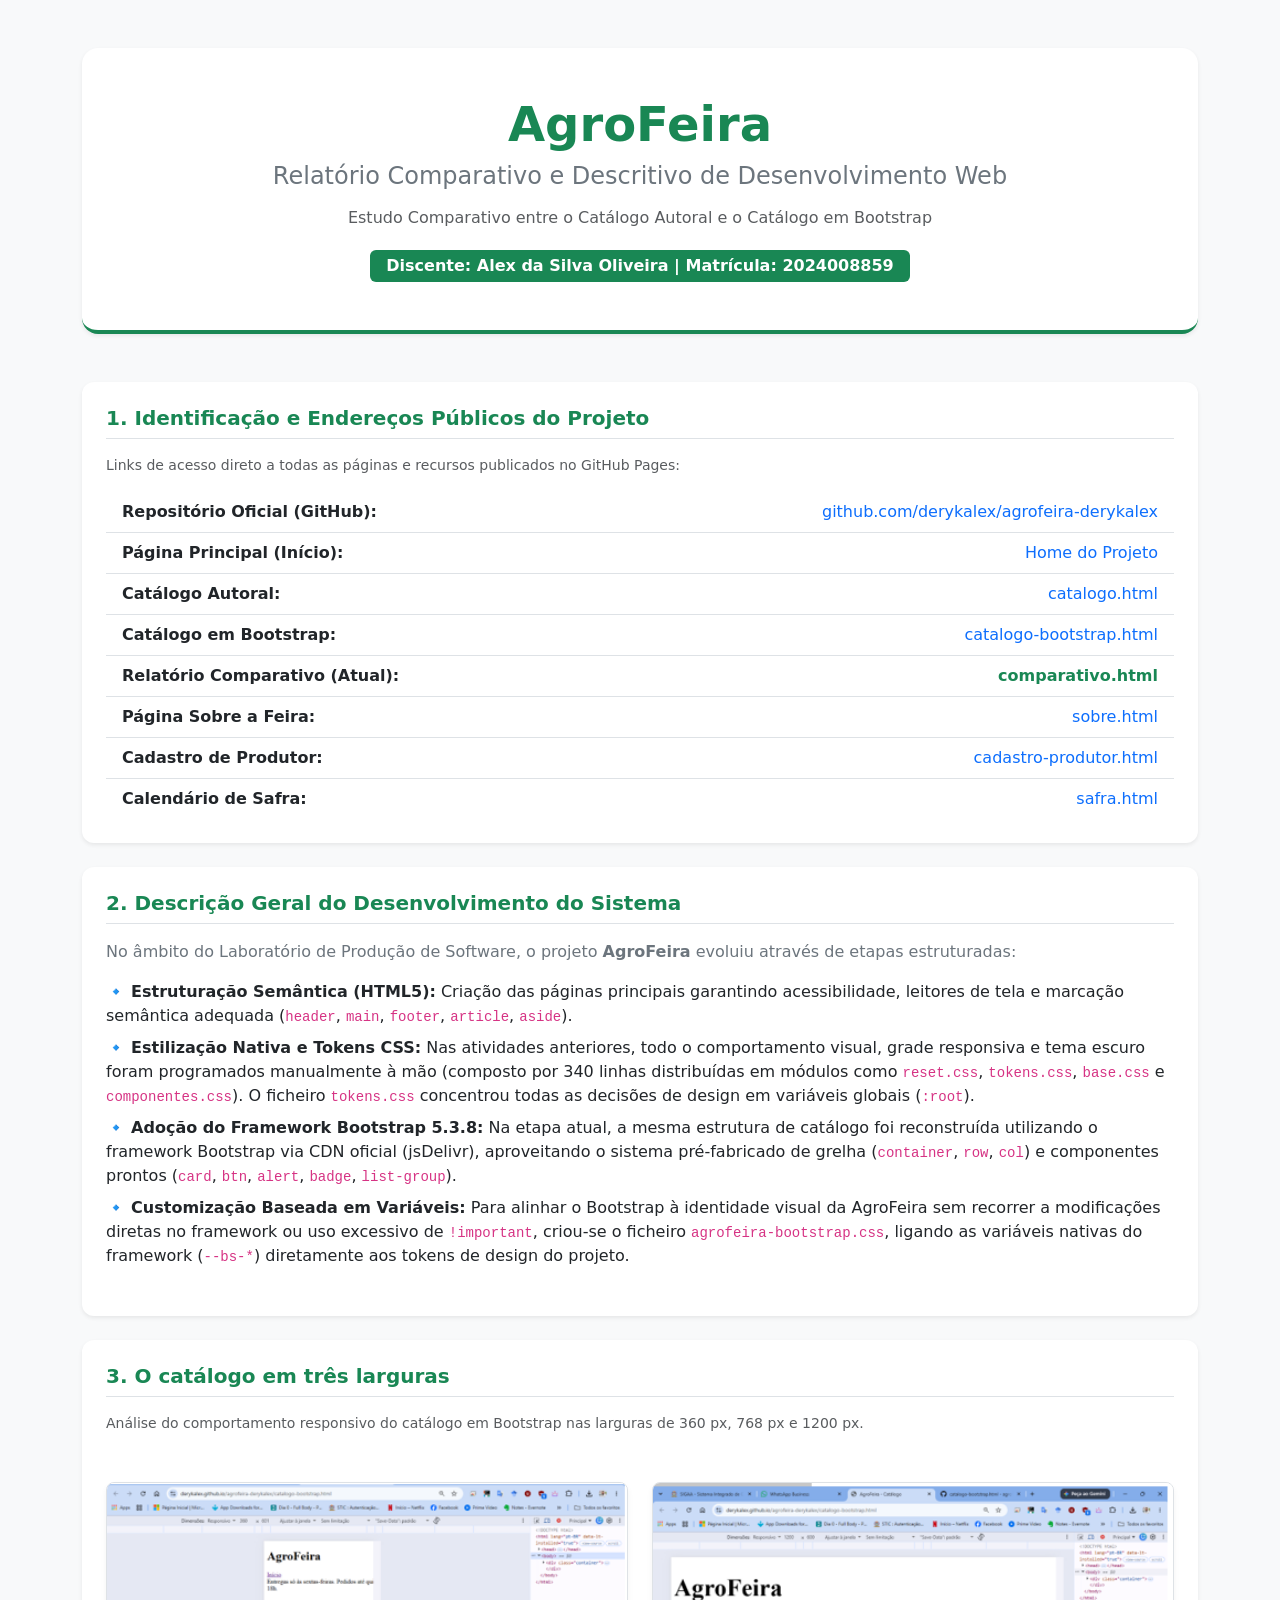
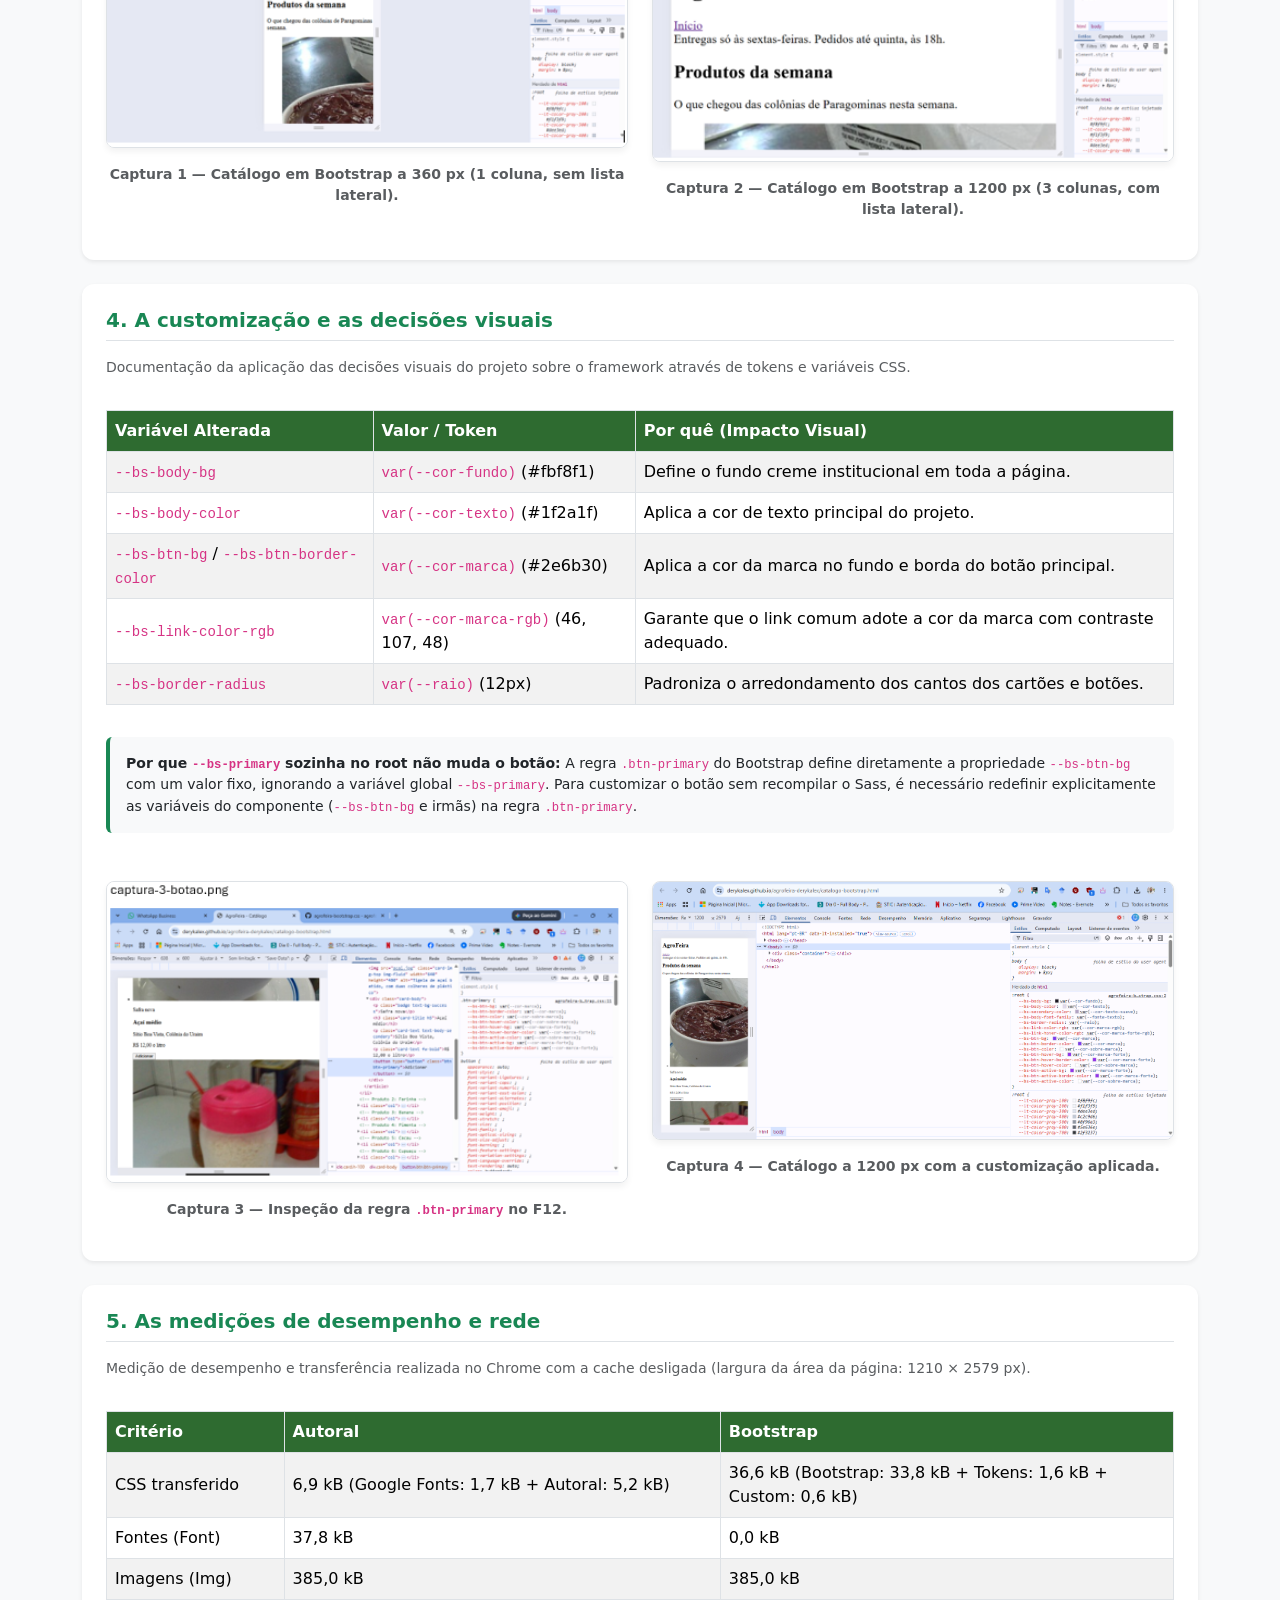
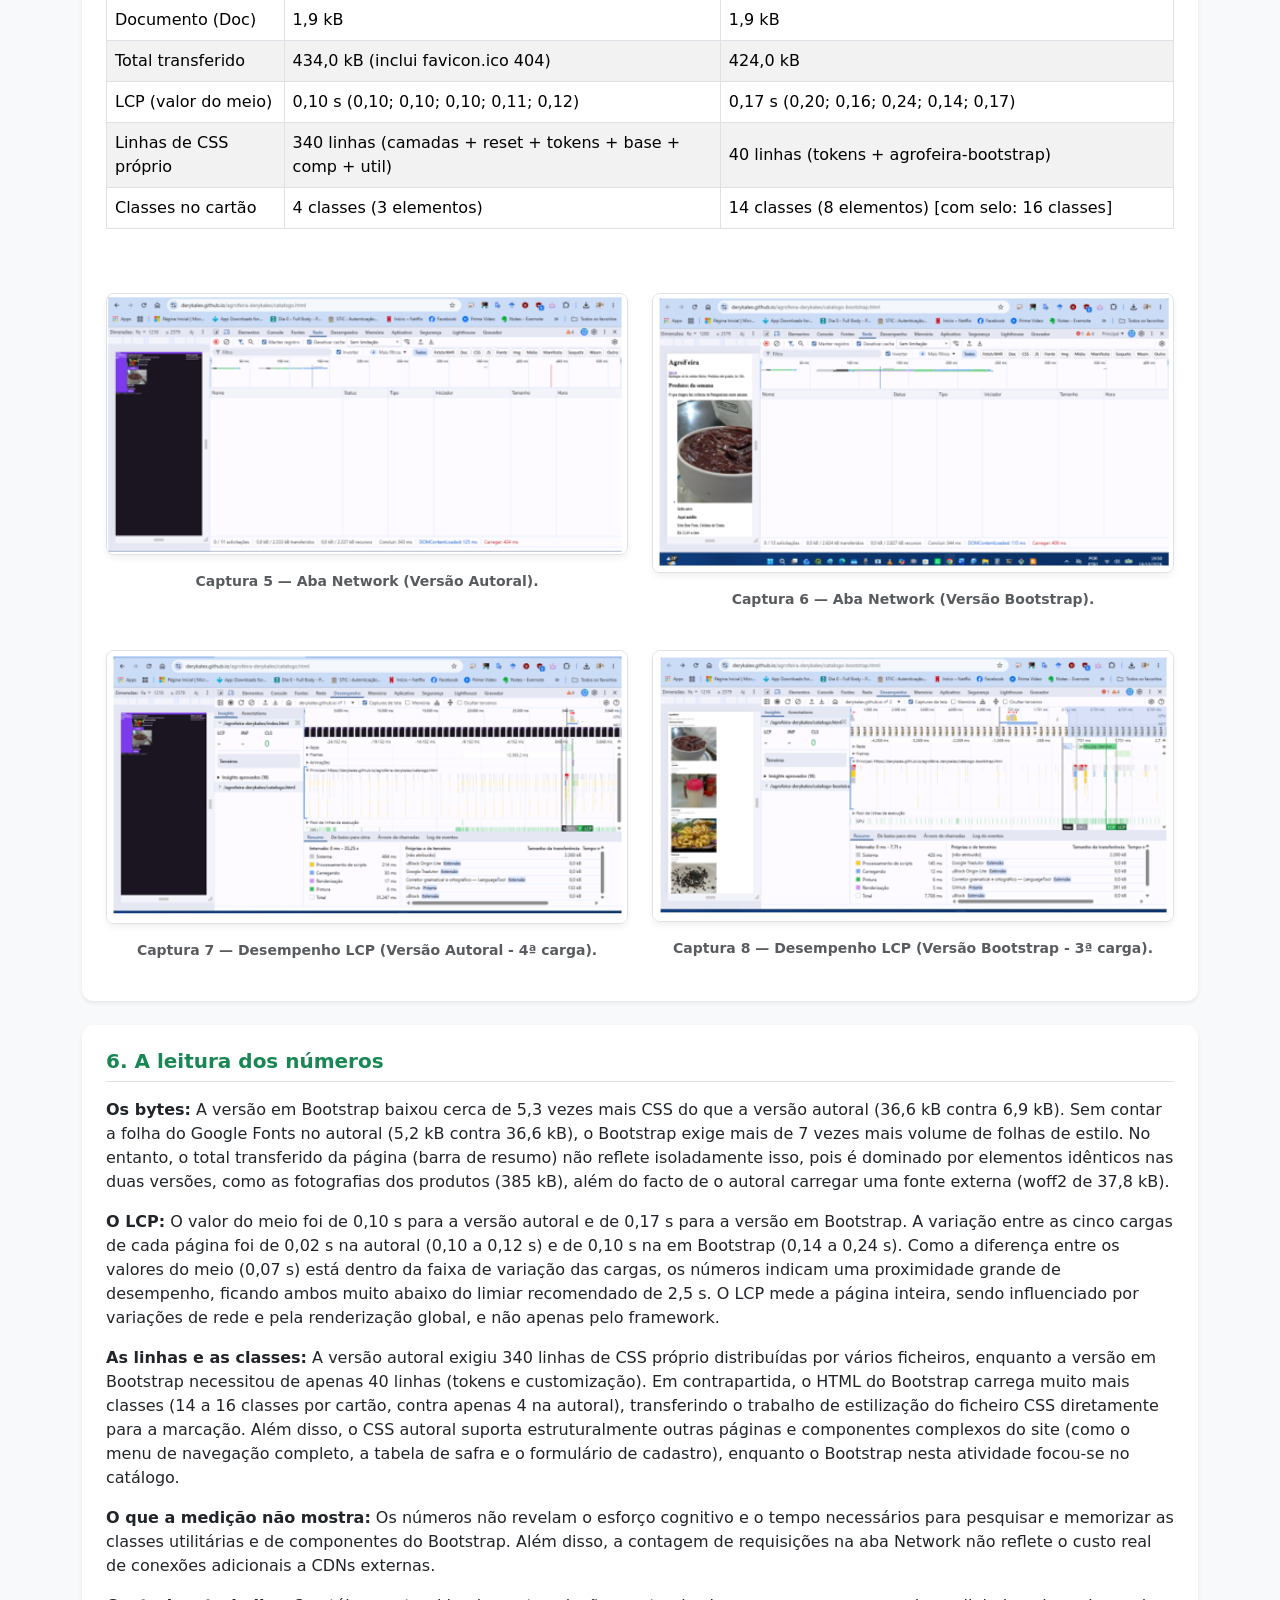
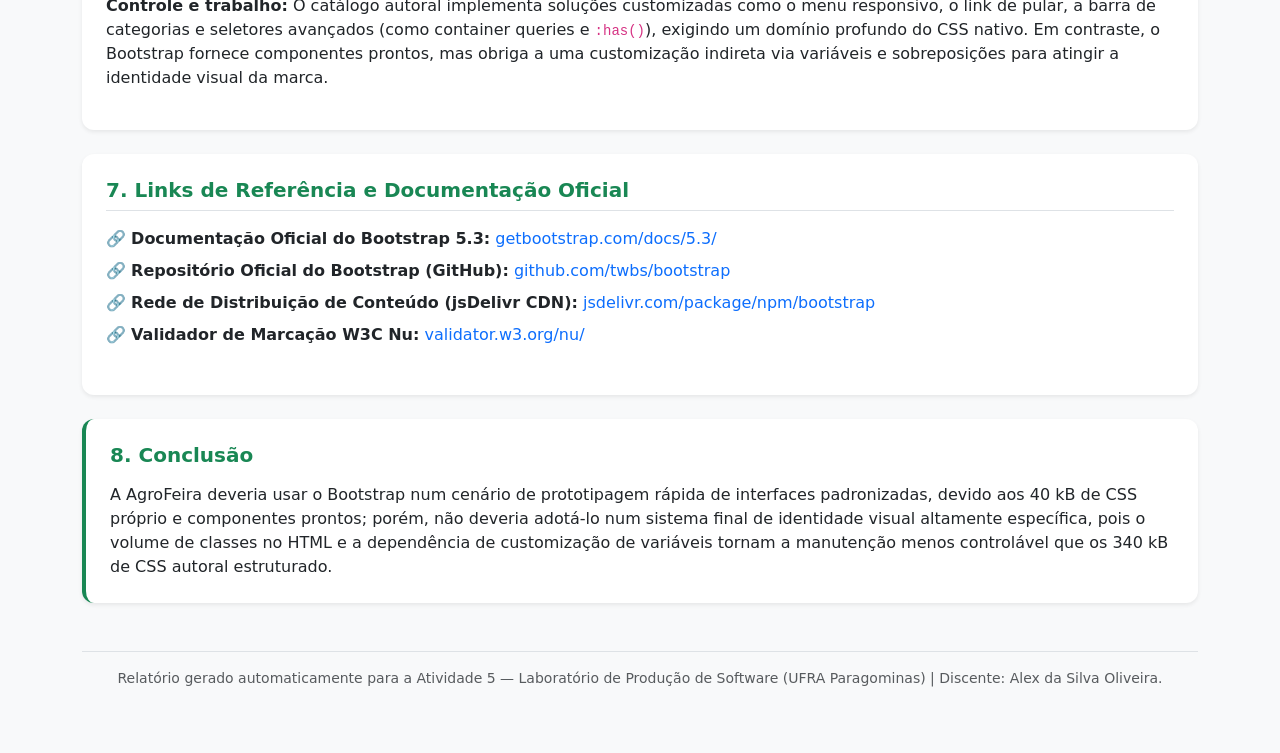
<file: comparativo.html>
<!doctype html>
<html lang="pt-BR">
  <head>
    <meta charset="utf-8">
    <meta name="viewport" content="width=device-width, initial-scale=1">
    <title>Relatório Comparativo e Descritivo - AgroFeira</title>
    <!-- Link oficial do Bootstrap 5.3.8 -->
    <link href="https://cdn.jsdelivr.net/npm/bootstrap@5.3.8/dist/css/bootstrap.min.css" rel="stylesheet" integrity="sha384-sRI14kxILFvY47J16cr9ZwB07vP4J8+LH7qKQnuqkuIAvNWLzeN8tE5YBujZqJLB" crossorigin="anonymous">
    <style>
      body { background-color: #f8f9fa; color: #212529; }
      .card-section { border: none; border-radius: 0.75rem; transition: transform 0.2s; }
      .table th { background-color: #2e6b30 !important; color: white; }
      figure img { border-radius: 0.5rem; box-shadow: 0 4px 6px rgba(0,0,0,0.05); }
    </style>
  </head>
  <body>
    <div class="container py-5">
      
      <!-- Cabeçalho Institucional -->
      <header class="mb-5 text-center bg-white p-5 rounded-4 shadow-sm border-bottom border-success border-4">
        <h1 class="display-5 fw-bold text-success mb-2">AgroFeira</h1>
        <h2 class="h4 text-secondary mb-3">Relatório Comparativo e Descritivo de Desenvolvimento Web</h2>
        <p class="text-muted mb-1">Estudo Comparativo entre o Catálogo Autoral e o Catálogo em Bootstrap</p>
        <div class="badge bg-success fs-6 mt-3 px-3 py-2">
          Discente: Alex da Silva Oliveira | Matrícula: 2024008859
        </div>
      </header>

      <!-- Secção 1: Identificação e Links de Acesso do Projeto -->
      <section class="card card-section shadow-sm mb-4 p-4 bg-white">
        <h3 class="h5 text-success fw-bold mb-3 border-bottom pb-2">1. Identificação e Endereços Públicos do Projeto</h3>
        <p class="text-muted small">Links de acesso direto a todas as páginas e recursos publicados no GitHub Pages:</p>
        <div class="list-group list-group-flush">
          <div class="list-group-item d-flex justify-content-between align-items-center flex-wrap py-2">
            <strong>Repositório Oficial (GitHub):</strong> 
            <a href="https://github.com/derykalex/agrofeira-derykalex" target="_blank" class="text-decoration-none">github.com/derykalex/agrofeira-derykalex</a>
          </div>
          <div class="list-group-item d-flex justify-content-between align-items-center flex-wrap py-2">
            <strong>Página Principal (Início):</strong> 
            <a href="https://derykalex.github.io/agrofeira-derykalex/" target="_blank" class="text-decoration-none">Home do Projeto</a>
          </div>
          <div class="list-group-item d-flex justify-content-between align-items-center flex-wrap py-2">
            <strong>Catálogo Autoral:</strong> 
            <a href="https://derykalex.github.io/agrofeira-derykalex/catalogo.html" target="_blank" class="text-decoration-none">catalogo.html</a>
          </div>
          <div class="list-group-item d-flex justify-content-between align-items-center flex-wrap py-2">
            <strong>Catálogo em Bootstrap:</strong> 
            <a href="https://derykalex.github.io/agrofeira-derykalex/catalogo-bootstrap.html" target="_blank" class="text-decoration-none">catalogo-bootstrap.html</a>
          </div>
          <div class="list-group-item d-flex justify-content-between align-items-center flex-wrap py-2">
            <strong>Relatório Comparativo (Atual):</strong> 
            <a href="https://derykalex.github.io/agrofeira-derykalex/comparativo.html" target="_blank" class="text-decoration-none fw-bold text-success">comparativo.html</a>
          </div>
          <div class="list-group-item d-flex justify-content-between align-items-center flex-wrap py-2">
            <strong>Página Sobre a Feira:</strong> 
            <a href="https://derykalex.github.io/agrofeira-derykalex/sobre.html" target="_blank" class="text-decoration-none">sobre.html</a>
          </div>
          <div class="list-group-item d-flex justify-content-between align-items-center flex-wrap py-2">
            <strong>Cadastro de Produtor:</strong> 
            <a href="https://derykalex.github.io/agrofeira-derykalex/cadastro-produtor.html" target="_blank" class="text-decoration-none">cadastro-produtor.html</a>
          </div>
          <div class="list-group-item d-flex justify-content-between align-items-center flex-wrap py-2">
            <strong>Calendário de Safra:</strong> 
            <a href="https://derykalex.github.io/agrofeira-derykalex/safra.html" target="_blank" class="text-decoration-none">safra.html</a>
          </div>
        </div>
      </section>

      <!-- Secção 2: Descrição Geral do Desenvolvimento -->
      <section class="card card-section shadow-sm mb-4 p-4 bg-white">
        <h3 class="h5 text-success fw-bold mb-3 border-bottom pb-2">2. Descrição Geral do Desenvolvimento do Sistema</h3>
        <p class="text-secondary">No âmbito do Laboratório de Produção de Software, o projeto <strong>AgroFeira</strong> evoluiu através de etapas estruturadas:</p>
        <ul class="list-unstyled">
          <li class="mb-2">🔹 <strong>Estruturação Semântica (HTML5):</strong> Criação das páginas principais garantindo acessibilidade, leitores de tela e marcação semântica adequada (<code>header</code>, <code>main</code>, <code>footer</code>, <code>article</code>, <code>aside</code>).</li>
          <li class="mb-2">🔹 <strong>Estilização Nativa e Tokens CSS:</strong> Nas atividades anteriores, todo o comportamento visual, grade responsiva e tema escuro foram programados manualmente à mão (composto por 340 linhas distribuídas em módulos como <code>reset.css</code>, <code>tokens.css</code>, <code>base.css</code> e <code>componentes.css</code>). O ficheiro <code>tokens.css</code> concentrou todas as decisões de design em variáveis globais (<code>:root</code>).</li>
          <li class="mb-2">🔹 <strong>Adoção do Framework Bootstrap 5.3.8:</strong> Na etapa atual, a mesma estrutura de catálogo foi reconstruída utilizando o framework Bootstrap via CDN oficial (jsDelivr), aproveitando o sistema pré-fabricado de grelha (<code>container</code>, <code>row</code>, <code>col</code>) e componentes prontos (<code>card</code>, <code>btn</code>, <code>alert</code>, <code>badge</code>, <code>list-group</code>).</li>
          <li class="mb-2">🔹 <strong>Customização Baseada em Variáveis:</strong> Para alinhar o Bootstrap à identidade visual da AgroFeira sem recorrer a modificações diretas no framework ou uso excessivo de <code>!important</code>, criou-se o ficheiro <code>agrofeira-bootstrap.css</code>, ligando as variáveis nativas do framework (<code>--bs-*</code>) diretamente aos tokens de design do projeto.</li>
        </ul>
      </section>

      <!-- Secção 3: O catálogo em três larguras -->
      <section class="card card-section shadow-sm mb-4 p-4 bg-white">
        <h3 class="h5 text-success fw-bold mb-3 border-bottom pb-2">3. O catálogo em três larguras</h3>
        <p class="text-muted small">Análise do comportamento responsivo do catálogo em Bootstrap nas larguras de 360 px, 768 px e 1200 px.</p>
        
        <div class="row g-4 mt-2">
          <div class="col-md-6">
            <figure class="figure w-100">
              <img src="captura-1-360.png" class="figure-img img-fluid border w-100" alt="Catálogo em Bootstrap a 360px">
              <figcaption class="figure-caption text-center fw-semibold mt-2">Captura 1 — Catálogo em Bootstrap a 360 px (1 coluna, sem lista lateral).</figcaption>
            </figure>
          </div>
          <div class="col-md-6">
            <figure class="figure w-100">
              <img src="captura-2-1200-antes.png" class="figure-img img-fluid border w-100" alt="Catálogo em Bootstrap a 1200px antes da customização">
              <figcaption class="figure-caption text-center fw-semibold mt-2">Captura 2 — Catálogo em Bootstrap a 1200 px (3 colunas, com lista lateral).</figcaption>
            </figure>
          </div>
        </div>
      </section>

      <!-- Secção 4: A customização -->
      <section class="card card-section shadow-sm mb-4 p-4 bg-white">
        <h3 class="h5 text-success fw-bold mb-3 border-bottom pb-2">4. A customização e as decisões visuais</h3>
        <p class="text-muted small">Documentação da aplicação das decisões visuais do projeto sobre o framework através de tokens e variáveis CSS.</p>

        <div class="table-responsive my-3">
          <table class="table table-bordered table-striped align-middle">
            <thead>
              <tr>
                <th>Variável Alterada</th>
                <th>Valor / Token</th>
                <th>Por quê (Impacto Visual)</th>
              </tr>
            </thead>
            <tbody>
              <tr>
                <td><code>--bs-body-bg</code></td>
                <td><code>var(--cor-fundo)</code> (#fbf8f1)</td>
                <td>Define o fundo creme institucional em toda a página.</td>
              </tr>
              <tr>
                <td><code>--bs-body-color</code></td>
                <td><code>var(--cor-texto)</code> (#1f2a1f)</td>
                <td>Aplica a cor de texto principal do projeto.</td>
              </tr>
              <tr>
                <td><code>--bs-btn-bg</code> / <code>--bs-btn-border-color</code></td>
                <td><code>var(--cor-marca)</code> (#2e6b30)</td>
                <td>Aplica a cor da marca no fundo e borda do botão principal.</td>
              </tr>
              <tr>
                <td><code>--bs-link-color-rgb</code></td>
                <td><code>var(--cor-marca-rgb)</code> (46, 107, 48)</td>
                <td>Garante que o link comum adote a cor da marca com contraste adequado.</td>
              </tr>
              <tr>
                <td><code>--bs-border-radius</code></td>
                <td><code>var(--raio)</code> (12px)</td>
                <td>Padroniza o arredondamento dos cantos dos cartões e botões.</td>
              </tr>
            </tbody>
          </table>
        </div>

        <p class="bg-light p-3 rounded border-start border-success border-4 small">
          <strong>Por que <code>--bs-primary</code> sozinha no root não muda o botão:</strong> A regra <code>.btn-primary</code> do Bootstrap define diretamente a propriedade <code>--bs-btn-bg</code> com um valor fixo, ignorando a variável global <code>--bs-primary</code>. Para customizar o botão sem recompilar o Sass, é necessário redefinir explicitamente as variáveis do componente (<code>--bs-btn-bg</code> e irmãs) na regra <code>.btn-primary</code>.
        </p>

        <div class="row g-4 mt-2">
          <div class="col-md-6">
            <figure class="figure w-100">
              <img src="captura-3-botao.png" class="figure-img img-fluid border w-100" alt="Regra do botão no Styles">
              <figcaption class="figure-caption text-center fw-semibold mt-2">Captura 3 — Inspeção da regra <code>.btn-primary</code> no F12.</figcaption>
            </figure>
          </div>
          <div class="col-md-6">
            <figure class="figure w-100">
              <img src="captura-4-1200-depois.png" class="figure-img img-fluid border w-100" alt="Catálogo customizado a 1200px">
              <figcaption class="figure-caption text-center fw-semibold mt-2">Captura 4 — Catálogo a 1200 px com a customização aplicada.</figcaption>
            </figure>
          </div>
        </div>
      </section>

      <!-- Secção 5: As medições -->
      <section class="card card-section shadow-sm mb-4 p-4 bg-white">
        <h3 class="h5 text-success fw-bold mb-3 border-bottom pb-2">5. As medições de desempenho e rede</h3>
        <p class="text-muted small">Medição de desempenho e transferência realizada no Chrome com a cache desligada (largura da área da página: 1210 × 2579 px).</p>

        <div class="table-responsive my-3">
          <table class="table table-bordered table-striped align-middle">
            <thead>
              <tr>
                <th>Critério</th>
                <th>Autoral</th>
                <th>Bootstrap</th>
              </tr>
            </thead>
            <tbody>
              <tr>
                <td>CSS transferido</td>
                <td>6,9 kB (Google Fonts: 1,7 kB + Autoral: 5,2 kB)</td>
                <td>36,6 kB (Bootstrap: 33,8 kB + Tokens: 1,6 kB + Custom: 0,6 kB)</td>
              </tr>
              <tr>
                <td>Fontes (Font)</td>
                <td>37,8 kB</td>
                <td>0,0 kB</td>
              </tr>
              <tr>
                <td>Imagens (Img)</td>
                <td>385,0 kB</td>
                <td>385,0 kB</td>
              </tr>
              <tr>
                <td>Documento (Doc)</td>
                <td>1,9 kB</td>
                <td>1,9 kB</td>
              </tr>
              <tr>
                <td>Total transferido</td>
                <td>434,0 kB (inclui favicon.ico 404)</td>
                <td>424,0 kB</td>
              </tr>
              <tr>
                <td>LCP (valor do meio)</td>
                <td>0,10 s (0,10; 0,10; 0,10; 0,11; 0,12)</td>
                <td>0,17 s (0,20; 0,16; 0,24; 0,14; 0,17)</td>
              </tr>
              <tr>
                <td>Linhas de CSS próprio</td>
                <td>340 linhas (camadas + reset + tokens + base + comp + util)</td>
                <td>40 linhas (tokens + agrofeira-bootstrap)</td>
              </tr>
              <tr>
                <td>Classes no cartão</td>
                <td>4 classes (3 elementos)</td>
                <td>14 classes (8 elementos) [com selo: 16 classes]</td>
              </tr>
            </tbody>
          </table>
        </div>

        <div class="row g-4 mt-2">
          <div class="col-md-6">
            <figure class="figure w-100">
              <img src="captura-5-rede-autoral.png" class="figure-img img-fluid border w-100" alt="Rede Autoral">
              <figcaption class="figure-caption text-center fw-semibold mt-2">Captura 5 — Aba Network (Versão Autoral).</figcaption>
            </figure>
          </div>
          <div class="col-md-6">
            <figure class="figure w-100">
              <img src="captura-6-rede-bootstrap.png" class="figure-img img-fluid border w-100" alt="Rede Bootstrap">
              <figcaption class="figure-caption text-center fw-semibold mt-2">Captura 6 — Aba Network (Versão Bootstrap).</figcaption>
            </figure>
          </div>
          <div class="col-md-6">
            <figure class="figure w-100">
              <img src="captura-7-lcp-autoral.png" class="figure-img img-fluid border w-100" alt="LCP Autoral">
              <figcaption class="figure-caption text-center fw-semibold mt-2">Captura 7 — Desempenho LCP (Versão Autoral - 4ª carga).</figcaption>
            </figure>
          </div>
          <div class="col-md-6">
            <figure class="figure w-100">
              <img src="captura-8-lcp-bootstrap.png" class="figure-img img-fluid border w-100" alt="LCP Bootstrap">
              <figcaption class="figure-caption text-center fw-semibold mt-2">Captura 8 — Desempenho LCP (Versão Bootstrap - 3ª carga).</figcaption>
            </figure>
          </div>
        </div>
      </section>

      <!-- Secção 6: A leitura dos números -->
      <section class="card card-section shadow-sm mb-4 p-4 bg-white">
        <h3 class="h5 text-success fw-bold mb-3 border-bottom pb-2">6. A leitura dos números</h3>
        
        <p><strong>Os bytes:</strong> A versão em Bootstrap baixou cerca de 5,3 vezes mais CSS do que a versão autoral (36,6 kB contra 6,9 kB). Sem contar a folha do Google Fonts no autoral (5,2 kB contra 36,6 kB), o Bootstrap exige mais de 7 vezes mais volume de folhas de estilo. No entanto, o total transferido da página (barra de resumo) não reflete isoladamente isso, pois é dominado por elementos idênticos nas duas versões, como as fotografias dos produtos (385 kB), além do facto de o autoral carregar uma fonte externa (woff2 de 37,8 kB).</p>

        <p><strong>O LCP:</strong> O valor do meio foi de 0,10 s para a versão autoral e de 0,17 s para a versão em Bootstrap. A variação entre as cinco cargas de cada página foi de 0,02 s na autoral (0,10 a 0,12 s) e de 0,10 s na em Bootstrap (0,14 a 0,24 s). Como a diferença entre os valores do meio (0,07 s) está dentro da faixa de variação das cargas, os números indicam uma proximidade grande de desempenho, ficando ambos muito abaixo do limiar recomendado de 2,5 s. O LCP mede a página inteira, sendo influenciado por variações de rede e pela renderização global, e não apenas pelo framework.</p>

        <p><strong>As linhas e as classes:</strong> A versão autoral exigiu 340 linhas de CSS próprio distribuídas por vários ficheiros, enquanto a versão em Bootstrap necessitou de apenas 40 linhas (tokens e customização). Em contrapartida, o HTML do Bootstrap carrega muito mais classes (14 a 16 classes por cartão, contra apenas 4 na autoral), transferindo o trabalho de estilização do ficheiro CSS diretamente para a marcação. Além disso, o CSS autoral suporta estruturalmente outras páginas e componentes complexos do site (como o menu de navegação completo, a tabela de safra e o formulário de cadastro), enquanto o Bootstrap nesta atividade focou-se no catálogo.</p>

        <p><strong>O que a medição não mostra:</strong> Os números não revelam o esforço cognitivo e o tempo necessários para pesquisar e memorizar as classes utilitárias e de componentes do Bootstrap. Além disso, a contagem de requisições na aba Network não reflete o custo real de conexões adicionais a CDNs externas.</p>

        <p><strong>Controle e trabalho:</strong> O catálogo autoral implementa soluções customizadas como o menu responsivo, o link de pular, a barra de categorias e seletores avançados (como container queries e <code>:has()</code>), exigindo um domínio profundo do CSS nativo. Em contraste, o Bootstrap fornece componentes prontos, mas obriga a uma customização indireta via variáveis e sobreposições para atingir a identidade visual da marca.</p>
      </section>

      <!-- Secção 7: Links de Referência e Documentação -->
      <section class="card card-section shadow-sm mb-4 p-4 bg-white">
        <h3 class="h5 text-success fw-bold mb-3 border-bottom pb-2">7. Links de Referência e Documentação Oficial</h3>
        <ul class="list-unstyled">
          <li class="mb-2">🔗 <strong>Documentação Oficial do Bootstrap 5.3:</strong> <a href="https://getbootstrap.com/docs/5.3/" target="_blank" class="text-decoration-none">getbootstrap.com/docs/5.3/</a></li>
          <li class="mb-2">🔗 <strong>Repositório Oficial do Bootstrap (GitHub):</strong> <a href="https://github.com/twbs/bootstrap" target="_blank" class="text-decoration-none">github.com/twbs/bootstrap</a></li>
          <li class="mb-2">🔗 <strong>Rede de Distribuição de Conteúdo (jsDelivr CDN):</strong> <a href="https://www.jsdelivr.com/package/npm/bootstrap" target="_blank" class="text-decoration-none">jsdelivr.com/package/npm/bootstrap</a></li>
          <li class="mb-2">🔗 <strong>Validador de Marcação W3C Nu:</strong> <a href="https://validator.w3.org/nu/" target="_blank" class="text-decoration-none">validator.w3.org/nu/</a></li>
        </ul>
      </section>

      <!-- Secção 8: Conclusão -->
      <section class="card card-section shadow-sm mb-5 p-4 bg-white border-start border-success border-4">
        <h3 class="h5 text-success fw-bold mb-3">8. Conclusão</h3>
        <p class="mb-0">A AgroFeira deveria usar o Bootstrap num cenário de prototipagem rápida de interfaces padronizadas, devido aos 40 kB de CSS próprio e componentes prontos; porém, não deveria adotá-lo num sistema final de identidade visual altamente específica, pois o volume de classes no HTML e a dependência de customização de variáveis tornam a manutenção menos controlável que os 340 kB de CSS autoral estruturado.</p>
      </section>

      <footer class="text-center text-muted py-3 border-top">
        <p class="mb-0 small">Relatório gerado automaticamente para a Atividade 5 — Laboratório de Produção de Software (UFRA Paragominas) | Discente: Alex da Silva Oliveira.</p>
      </footer>

    </div>
  </body>
</html>
</file>
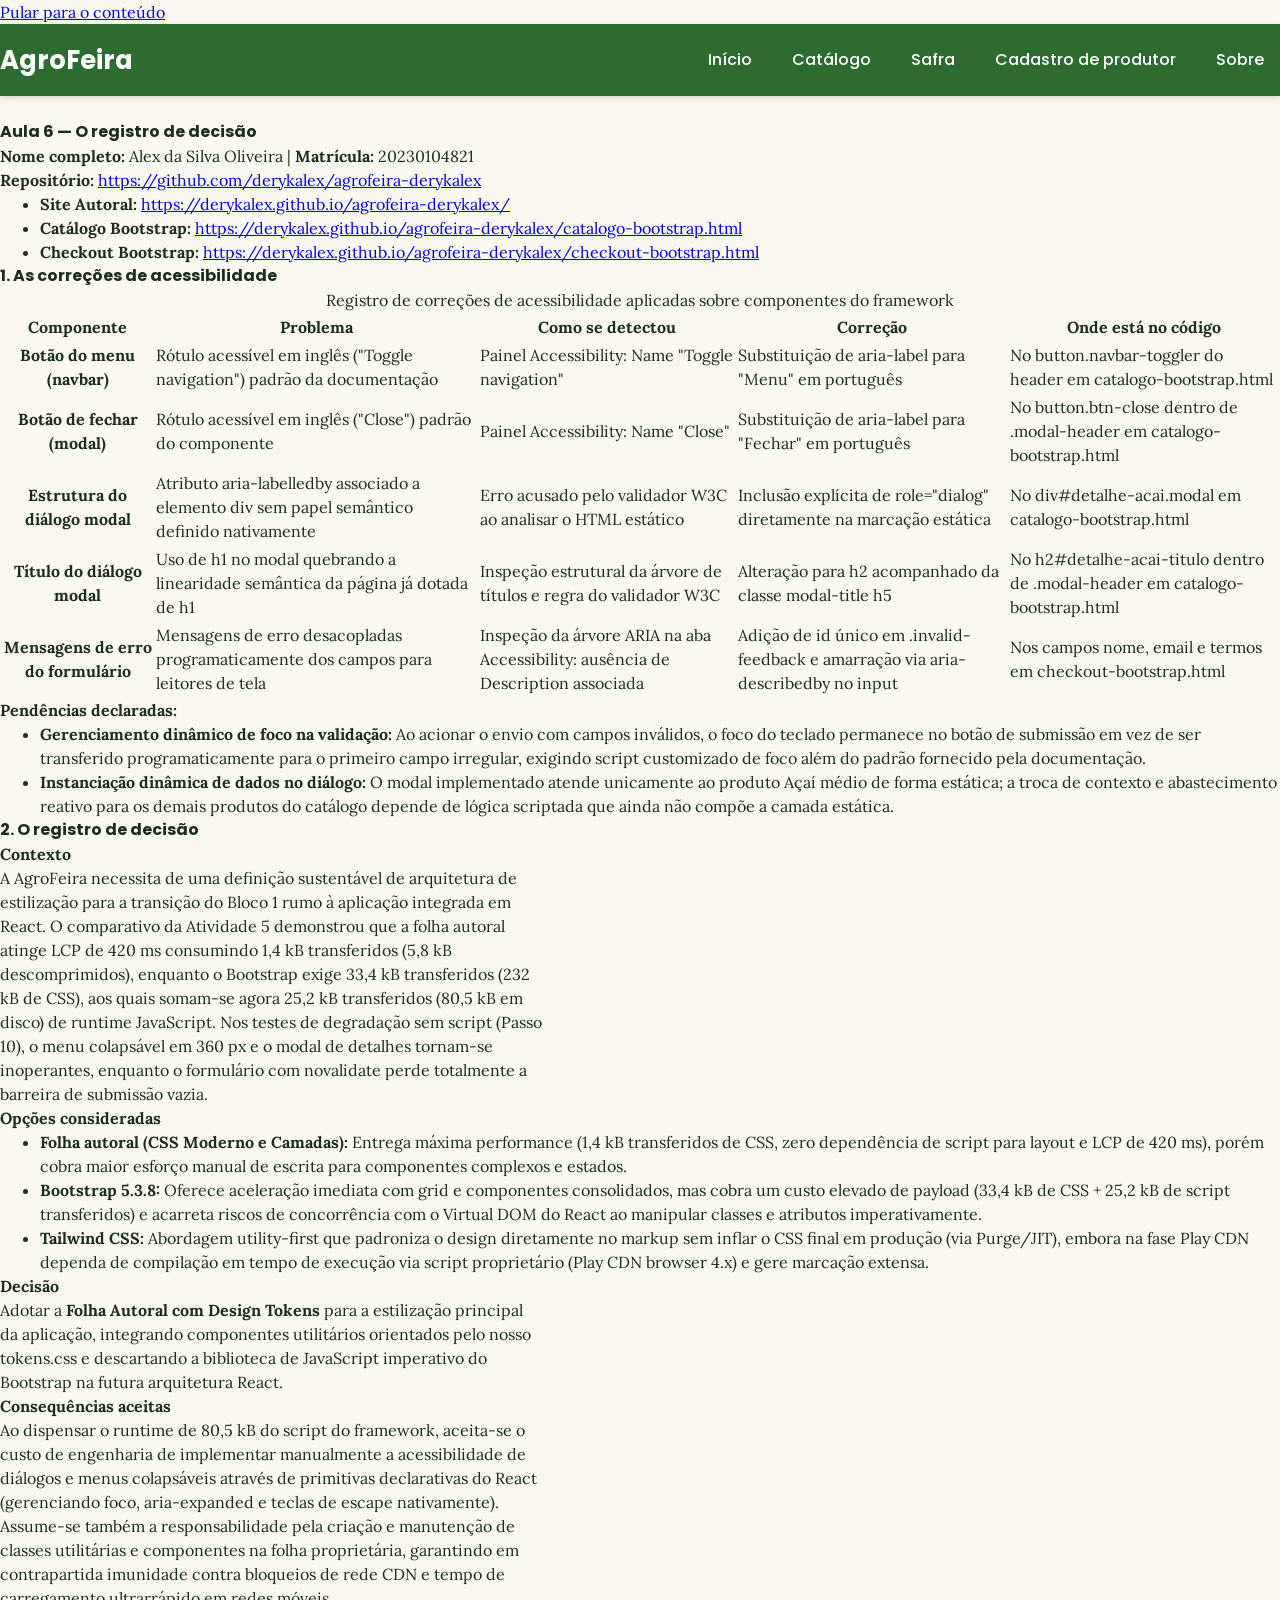
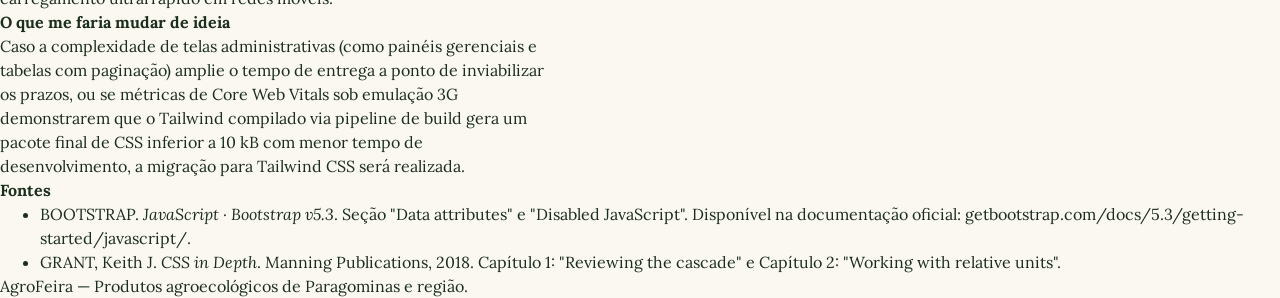
<file: decisao.html>
<!DOCTYPE html>
<html lang="pt-BR">
<head>
  <meta charset="utf-8">
  <meta name="viewport" content="width=device-width, initial-scale=1">
  <title>Alex da Silva Oliveira — Registro de Decisão</title>
  <link rel="stylesheet" href="camadas.css">
  <link rel="preconnect" href="https://fonts.googleapis.com">
  <link rel="preconnect" href="https://fonts.gstatic.com" crossorigin>
  <link href="https://fonts.googleapis.com/css2?family=Lora:ital,wght@0,400..700;1,400..700&family=Poppins:wght@400;600;700&display=swap" rel="stylesheet">
  <link rel="stylesheet" href="reset.css">
  <link rel="stylesheet" href="tokens.css">
  <link rel="stylesheet" href="base.css">
  <link rel="stylesheet" href="componentes.css">
  <link rel="stylesheet" href="utilitarios.css">
</head>
<body>
  <a href="#conteudo" class="link-pular">Pular para o conteúdo</a>

  <header class="cabecalho-principal">
    <div class="container container-flex">
      <a href="index.html" class="logo">AgroFeira</a>
      <nav aria-label="Navegação principal">
        <ul class="menu">
          <li><a href="index.html">Início</a></li>
          <li><a href="catalogo.html">Catálogo</a></li>
          <li><a href="safra.html">Safra</a></li>
          <li><a href="cadastro-produtor.html">Cadastro de produtor</a></li>
          <li><a href="sobre.html">Sobre</a></li>
        </ul>
      </nav>
    </div>
  </header>

  <main id="conteudo" class="container py-4">
    <h1>Aula 6 — O registro de decisão</h1>

    <p><strong>Nome completo:</strong> Alex da Silva Oliveira | <strong>Matrícula:</strong> 20230104821</p>
    <p><strong>Repositório:</strong> <a href="https://github.com/derykalex/agrofeira-derykalex">https://github.com/derykalex/agrofeira-derykalex</a></p>
    <ul>
      <li><strong>Site Autoral:</strong> <a href="https://derykalex.github.io/agrofeira-derykalex/">https://derykalex.github.io/agrofeira-derykalex/</a></li>
      <li><strong>Catálogo Bootstrap:</strong> <a href="https://derykalex.github.io/agrofeira-derykalex/catalogo-bootstrap.html">https://derykalex.github.io/agrofeira-derykalex/catalogo-bootstrap.html</a></li>
      <li><strong>Checkout Bootstrap:</strong> <a href="https://derykalex.github.io/agrofeira-derykalex/checkout-bootstrap.html">https://derykalex.github.io/agrofeira-derykalex/checkout-bootstrap.html</a></li>
    </ul>

    <h3>1. As correções de acessibilidade</h3>

    <table class="tabela-safra">
      <caption>Registro de correções de acessibilidade aplicadas sobre componentes do framework</caption>
      <thead>
        <tr>
          <th scope="col">Componente</th>
          <th scope="col">Problema</th>
          <th scope="col">Como se detectou</th>
          <th scope="col">Correção</th>
          <th scope="col">Onde está no código</th>
        </tr>
      </thead>
      <tbody>
        <tr>
          <th scope="row">Botão do menu (navbar)</th>
          <td>Rótulo acessível em inglês ("Toggle navigation") padrão da documentação</td>
          <td>Painel Accessibility: Name "Toggle navigation"</td>
          <td>Substituição de aria-label para "Menu" em português</td>
          <td>No button.navbar-toggler do header em catalogo-bootstrap.html</td>
        </tr>
        <tr>
          <th scope="row">Botão de fechar (modal)</th>
          <td>Rótulo acessível em inglês ("Close") padrão do componente</td>
          <td>Painel Accessibility: Name "Close"</td>
          <td>Substituição de aria-label para "Fechar" em português</td>
          <td>No button.btn-close dentro de .modal-header em catalogo-bootstrap.html</td>
        </tr>
        <tr>
          <th scope="row">Estrutura do diálogo modal</th>
          <td>Atributo aria-labelledby associado a elemento div sem papel semântico definido nativamente</td>
          <td>Erro acusado pelo validador W3C ao analisar o HTML estático</td>
          <td>Inclusão explícita de role="dialog" diretamente na marcação estática</td>
          <td>No div#detalhe-acai.modal em catalogo-bootstrap.html</td>
        </tr>
        <tr>
          <th scope="row">Título do diálogo modal</th>
          <td>Uso de h1 no modal quebrando a linearidade semântica da página já dotada de h1</td>
          <td>Inspeção estrutural da árvore de títulos e regra do validador W3C</td>
          <td>Alteração para h2 acompanhado da classe modal-title h5</td>
          <td>No h2#detalhe-acai-titulo dentro de .modal-header em catalogo-bootstrap.html</td>
        </tr>
        <tr>
          <th scope="row">Mensagens de erro do formulário</th>
          <td>Mensagens de erro desacopladas programaticamente dos campos para leitores de tela</td>
          <td>Inspeção da árvore ARIA na aba Accessibility: ausência de Description associada</td>
          <td>Adição de id único em .invalid-feedback e amarração via aria-describedby no input</td>
          <td>Nos campos nome, email e termos em checkout-bootstrap.html</td>
        </tr>
      </tbody>
    </table>

    <p><strong>Pendências declaradas:</strong></p>
    <ul>
      <li><strong>Gerenciamento dinâmico de foco na validação:</strong> Ao acionar o envio com campos inválidos, o foco do teclado permanece no botão de submissão em vez de ser transferido programaticamente para o primeiro campo irregular, exigindo script customizado de foco além do padrão fornecido pela documentação.</li>
      <li><strong>Instanciação dinâmica de dados no diálogo:</strong> O modal implementado atende unicamente ao produto Açaí médio de forma estática; a troca de contexto e abastecimento reativo para os demais produtos do catálogo depende de lógica scriptada que ainda não compõe a camada estática.</li>
    </ul>

    <h3>2. O registro de decisão</h3>

    <h4>Contexto</h4>
    <p>A AgroFeira necessita de uma definição sustentável de arquitetura de estilização para a transição do Bloco 1 rumo à aplicação integrada em React. O comparativo da Atividade 5 demonstrou que a folha autoral atinge LCP de 420 ms consumindo 1,4 kB transferidos (5,8 kB descomprimidos), enquanto o Bootstrap exige 33,4 kB transferidos (232 kB de CSS), aos quais somam-se agora 25,2 kB transferidos (80,5 kB em disco) de runtime JavaScript. Nos testes de degradação sem script (Passo 10), o menu colapsável em 360 px e o modal de detalhes tornam-se inoperantes, enquanto o formulário com novalidate perde totalmente a barreira de submissão vazia.</p>

    <h4>Opções consideradas</h4>
    <ul>
      <li><strong>Folha autoral (CSS Moderno e Camadas):</strong> Entrega máxima performance (1,4 kB transferidos de CSS, zero dependência de script para layout e LCP de 420 ms), porém cobra maior esforço manual de escrita para componentes complexos e estados.</li>
      <li><strong>Bootstrap 5.3.8:</strong> Oferece aceleração imediata com grid e componentes consolidados, mas cobra um custo elevado de payload (33,4 kB de CSS + 25,2 kB de script transferidos) e acarreta riscos de concorrência com o Virtual DOM do React ao manipular classes e atributos imperativamente.</li>
      <li><strong>Tailwind CSS:</strong> Abordagem utility-first que padroniza o design diretamente no markup sem inflar o CSS final em produção (via Purge/JIT), embora na fase Play CDN dependa de compilação em tempo de execução via script proprietário (Play CDN browser 4.x) e gere marcação extensa.</li>
    </ul>

    <h4>Decisão</h4>
    <p>Adotar a <strong>Folha Autoral com Design Tokens</strong> para a estilização principal da aplicação, integrando componentes utilitários orientados pelo nosso tokens.css e descartando a biblioteca de JavaScript imperativo do Bootstrap na futura arquitetura React.</p>

    <h4>Consequências aceitas</h4>
    <p>Ao dispensar o runtime de 80,5 kB do script do framework, aceita-se o custo de engenharia de implementar manualmente a acessibilidade de diálogos e menus colapsáveis através de primitivas declarativas do React (gerenciando foco, aria-expanded e teclas de escape nativamente). Assume-se também a responsabilidade pela criação e manutenção de classes utilitárias e componentes na folha proprietária, garantindo em contrapartida imunidade contra bloqueios de rede CDN e tempo de carregamento ultrarrápido em redes móveis.</p>

    <h4>O que me faria mudar de ideia</h4>
    <p>Caso a complexidade de telas administrativas (como painéis gerenciais e tabelas com paginação) amplie o tempo de entrega a ponto de inviabilizar os prazos, ou se métricas de Core Web Vitals sob emulação 3G demonstrarem que o Tailwind compilado via pipeline de build gera um pacote final de CSS inferior a 10 kB com menor tempo de desenvolvimento, a migração para Tailwind CSS será realizada.</p>

    <h4>Fontes</h4>
    <ul>
      <li>BOOTSTRAP. <em>JavaScript · Bootstrap v5.3</em>. Seção "Data attributes" e "Disabled JavaScript". Disponível na documentação oficial: getbootstrap.com/docs/5.3/getting-started/javascript/.</li>
      <li>GRANT, Keith J. <em>CSS in Depth</em>. Manning Publications, 2018. Capítulo 1: "Reviewing the cascade" e Capítulo 2: "Working with relative units".</li>
    </ul>
  </main>

  <footer class="rodape">
    <div class="container">
      <p>AgroFeira — Produtos agroecológicos de Paragominas e região.</p>
    </div>
  </footer>
</body>
</html>
</file>
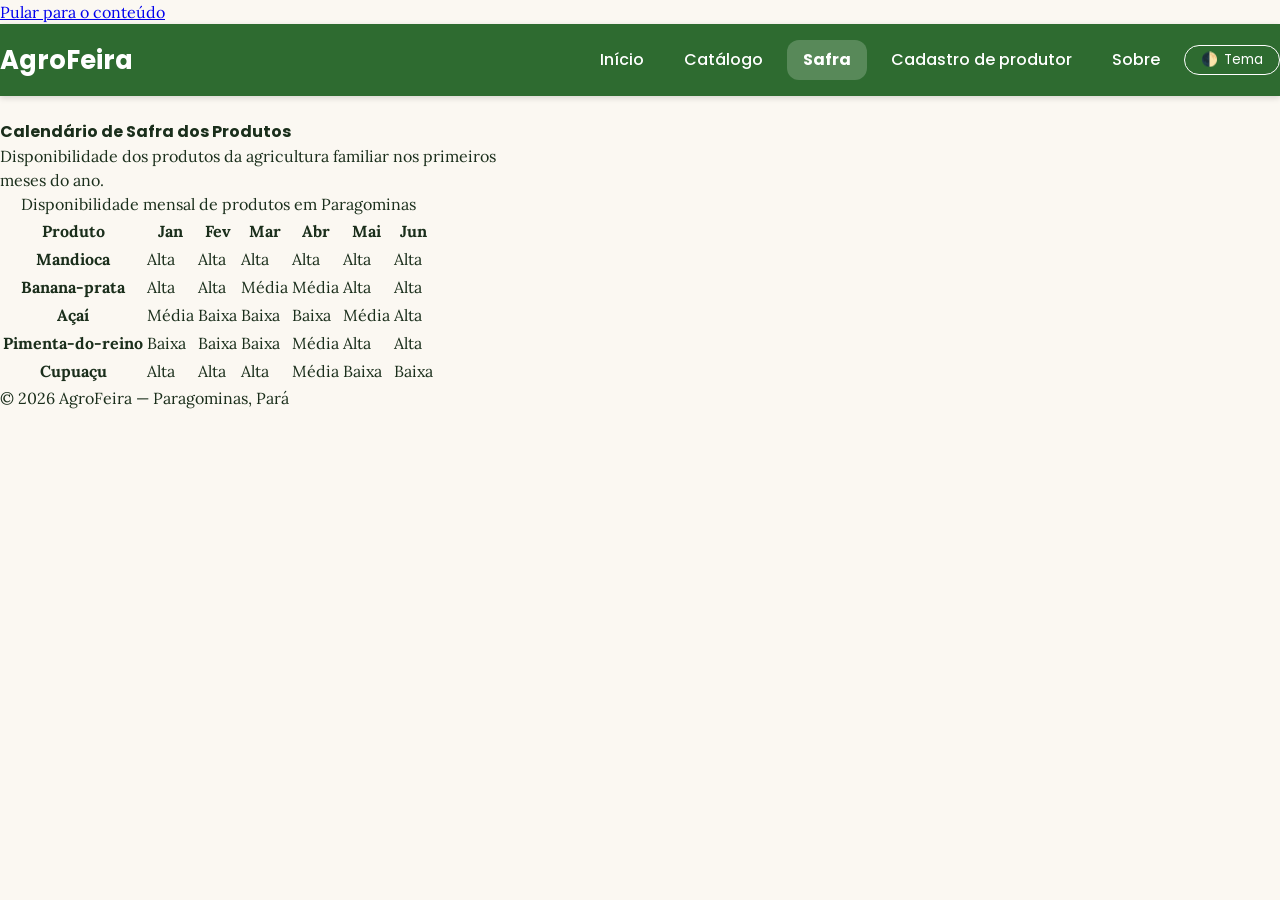
<file: safra.html>
<!DOCTYPE html>
<html lang="pt-BR">
<head>
  <meta charset="utf-8">
  <meta name="viewport" content="width=device-width, initial-scale=1">
  <title>AgroFeira — Calendário de Safra</title>
  <link rel="stylesheet" href="camadas.css">
  <link rel="preconnect" href="https://fonts.googleapis.com">
  <link rel="preconnect" href="https://fonts.gstatic.com" crossorigin>
  <link href="https://fonts.googleapis.com/css2?family=Lora:ital,wght@0,400..700;1,400..700&family=Poppins:wght@400;600;700&display=swap" rel="stylesheet">
  <link rel="stylesheet" href="reset.css">
  <link rel="stylesheet" href="tokens.css">
  <link rel="stylesheet" href="base.css">
  <link rel="stylesheet" href="componentes.css">
  <link rel="stylesheet" href="utilitarios.css">
  <script defer src="tema.js"></script>
</head>
<body>
  <a href="#conteudo" class="link-pular">Pular para o conteúdo</a>

  <header class="cabecalho-principal">
    <div class="container container-flex">
      <a href="index.html" class="logo">AgroFeira</a>
      <div class="menu-navegacao">
        <nav aria-label="Navegação principal">
          <ul class="menu">
            <li><a href="index.html">Início</a></li>
            <li><a href="catalogo.html">Catálogo</a></li>
            <li><a href="safra.html" aria-current="page">Safra</a></li>
            <li><a href="cadastro-produtor.html">Cadastro de produtor</a></li>
            <li><a href="sobre.html">Sobre</a></li>
          </ul>
        </nav>
        <button type="button" class="btn-tema" id="btn-alterna-tema" aria-label="Alternar modo claro e escuro">
          🌓 <span id="txt-tema">Tema</span>
        </button>
      </div>
    </div>
  </header>

  <main id="conteudo" class="container">
    <h1>Calendário de Safra dos Produtos</h1>
    <p>Disponibilidade dos produtos da agricultura familiar nos primeiros meses do ano.</p>

    <div style="overflow-x: auto;">
      <table class="tabela-safra">
        <caption>Disponibilidade mensal de produtos em Paragominas</caption>
        <thead>
          <tr>
            <th scope="col">Produto</th>
            <th scope="col">Jan</th>
            <th scope="col">Fev</th>
            <th scope="col">Mar</th>
            <th scope="col">Abr</th>
            <th scope="col">Mai</th>
            <th scope="col">Jun</th>
          </tr>
        </thead>
        <tbody>
          <tr>
            <th scope="row">Mandioca</th>
            <td>Alta</td>
            <td>Alta</td>
            <td>Alta</td>
            <td>Alta</td>
            <td>Alta</td>
            <td>Alta</td>
          </tr>
          <tr>
            <th scope="row">Banana-prata</th>
            <td>Alta</td>
            <td>Alta</td>
            <td>Média</td>
            <td>Média</td>
            <td>Alta</td>
            <td>Alta</td>
          </tr>
          <tr>
            <th scope="row">Açaí</th>
            <td>Média</td>
            <td>Baixa</td>
            <td>Baixa</td>
            <td>Baixa</td>
            <td>Média</td>
            <td>Alta</td>
          </tr>
          <tr>
            <th scope="row">Pimenta-do-reino</th>
            <td>Baixa</td>
            <td>Baixa</td>
            <td>Baixa</td>
            <td>Média</td>
            <td>Alta</td>
            <td>Alta</td>
          </tr>
          <tr>
            <th scope="row">Cupuaçu</th>
            <td>Alta</td>
            <td>Alta</td>
            <td>Alta</td>
            <td>Média</td>
            <td>Baixa</td>
            <td>Baixa</td>
          </tr>
        </tbody>
      </table>
    </div>
  </main>

  <footer class="rodape">
    <div class="container">
      <p>&copy; 2026 AgroFeira — Paragominas, Pará</p>
    </div>
  </footer>
</body>
</html>
</file>
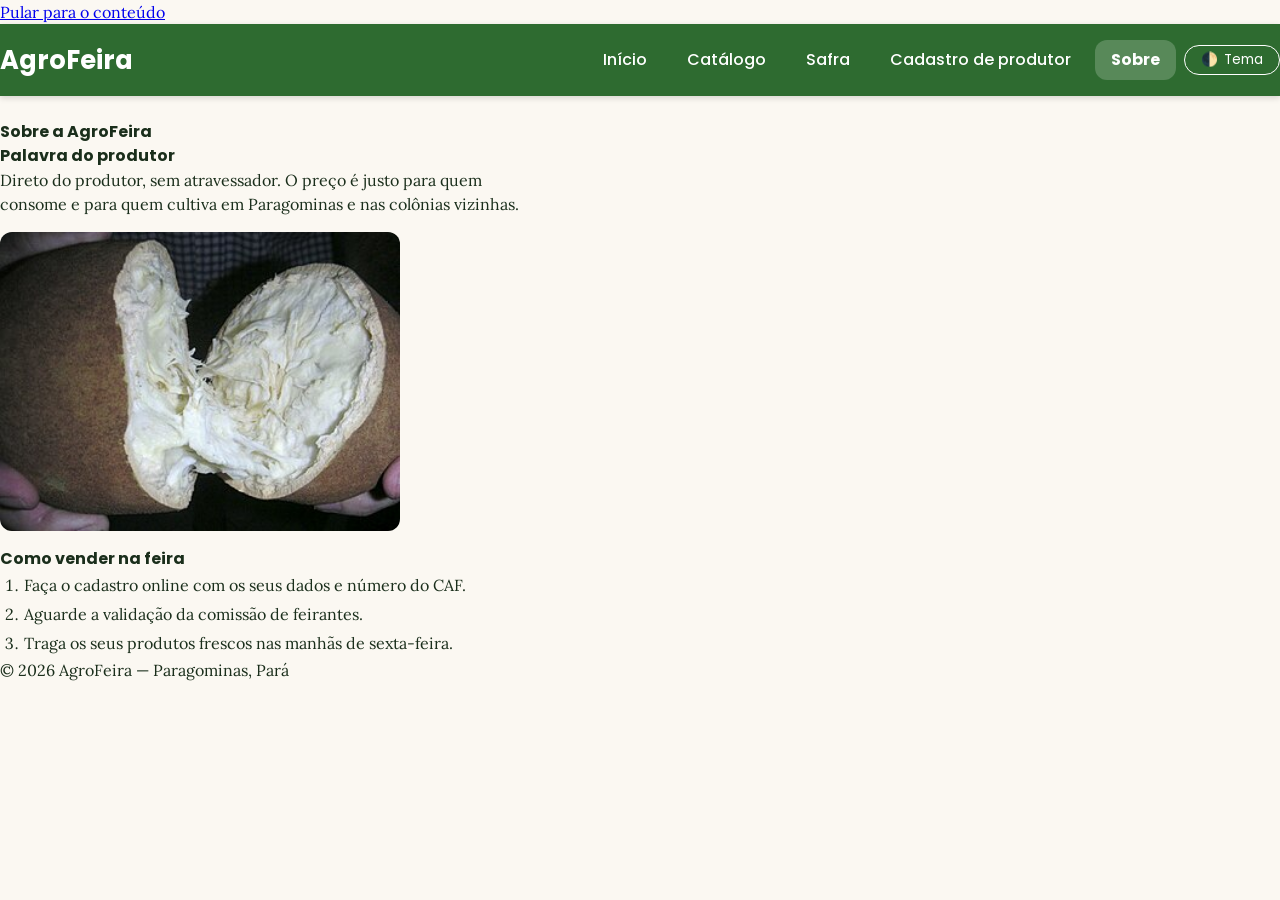
<file: sobre.html>
<!DOCTYPE html>
<html lang="pt-BR">
<head>
  <meta charset="utf-8">
  <meta name="viewport" content="width=device-width, initial-scale=1">
  <title>AgroFeira — Sobre a Feira</title>
  <link rel="stylesheet" href="camadas.css">
  <link rel="preconnect" href="https://fonts.googleapis.com">
  <link rel="preconnect" href="https://fonts.gstatic.com" crossorigin>
  <link href="https://fonts.googleapis.com/css2?family=Lora:ital,wght@0,400..700;1,400..700&family=Poppins:wght@400;600;700&display=swap" rel="stylesheet">
  <link rel="stylesheet" href="reset.css">
  <link rel="stylesheet" href="tokens.css">
  <link rel="stylesheet" href="base.css">
  <link rel="stylesheet" href="componentes.css">
  <link rel="stylesheet" href="utilitarios.css">
  <script defer src="tema.js"></script>
</head>
<body>
  <a href="#conteudo" class="link-pular">Pular para o conteúdo</a>

  <header class="cabecalho-principal">
    <div class="container container-flex">
      <a href="index.html" class="logo">AgroFeira</a>
      <div class="menu-navegacao">
        <nav aria-label="Navegação principal">
          <ul class="menu">
            <li><a href="index.html">Início</a></li>
            <li><a href="catalogo.html">Catálogo</a></li>
            <li><a href="safra.html">Safra</a></li>
            <li><a href="cadastro-produtor.html">Cadastro de produtor</a></li>
            <li><a href="sobre.html" aria-current="page">Sobre</a></li>
          </ul>
        </nav>
        <button type="button" class="btn-tema" id="btn-alterna-tema" aria-label="Alternar modo claro e escuro">
          🌓 <span id="txt-tema">Tema</span>
        </button>
      </div>
    </div>
  </header>

  <main id="conteudo" class="container">
    <h1>Sobre a AgroFeira</h1>
    <section>
      <h2>Palavra do produtor</h2>
      <p>Direto do produtor, sem atravessador. O preço é justo para quem consome e para quem cultiva em Paragominas e nas colônias vizinhas.</p>
      
      <figure style="margin: var(--espaco-3) 0;">
        <img src="cupuacu.jpg" width="400" height="300" alt="Fruto de cupuaçu aberto com polpa à mostra" style="border-radius: var(--raio); max-width: 100%; height: auto;">
      </figure>

      <h3>Como vender na feira</h3>
      <ol style="padding-left: var(--espaco-4); line-height: 1.8;">
        <li>Faça o cadastro online com os seus dados e número do CAF.</li>
        <li>Aguarde a validação da comissão de feirantes.</li>
        <li>Traga os seus produtos frescos nas manhãs de sexta-feira.</li>
      </ol>
    </section>
  </main>

  <footer class="rodape">
    <div class="container">
      <p>&copy; 2026 AgroFeira — Paragominas, Pará</p>
    </div>
  </footer>
</body>
</html>
</file>
<file: camadas.css>
@layer reset, base, componentes, utilitarios;
</file>
<file: tokens.css>
:root {
  /* Tipografia */
  --fonte-texto: 'Lora', serif;
  --fonte-titulo: 'Poppins', sans-serif;

  /* Espaçamento e Geometria */
  --raio: 12px;
  --espaco-1: 0.25rem;
  --espaco-2: 0.5rem;
  --espaco-3: 1rem;
  --espaco-4: 1.5rem;

  /* Paleta Verde / AgroFeira */
  --cor-marca: #2e6b30;
  --cor-marca-escura: #1f4a21;
  --cor-sobre-marca: #ffffff;
  --cor-realce: #e6a100;

  /* Tema Claro (Predefinido) */
  --cor-fundo: #fbf8f2;
  --cor-superficie: #ffffff;
  --cor-texto: #1a2e1b;
  --cor-texto-suave: #4a5d4c;
  --cor-borda: #dcd6cd;
}

/* Modo Escuro automático (sistema) ou ativado por classe */
@media (prefers-color-scheme: dark) {
  :root:not([data-tema="claro"]) {
    --cor-fundo: #121513;
    --cor-superficie: #1c221e;
    --cor-texto: #e8eee9;
    --cor-texto-suave: #9cb09e;
    --cor-borda: #2d3830;
  }
}

:root[data-tema="escuro"] {
  --cor-fundo: #121513;
  --cor-superficie: #1c221e;
  --cor-texto: #e8eee9;
  --cor-texto-suave: #9cb09e;
  --cor-borda: #2d3830;
}
</file>
<file: base.css>
@layer base {
  body {
    background-color: var(--cor-fundo);
    color: var(--cor-texto);
    font-family: var(--fonte-texto);
    font-size: var(--tamanho-texto);
    line-height: 1.5;
    margin: 0;
  }

  h1, h2, h3 {
    font-family: var(--fonte-titulo);
    font-weight: 700;
  }

  h1 { font-size: var(--tamanho-h1); }
  h2 { font-size: var(--tamanho-h2); margin-top: 2rem; margin-bottom: 0.5rem; }
  h3 { font-size: var(--tamanho-h3); margin-top: 1rem; }

  p {
    max-width: 34rem;
    margin-bottom: 1rem;
    overflow-wrap: break-word;
  }

  img, picture {
    display: block;
    max-width: 100%;
    height: auto;
  }

  input, button, textarea, select {
    font: inherit;
  }

  /* Casca da página - Grelha Mobile-First */
  body.pagina-catalogo {
    display: grid;
    grid-template-columns: minmax(0, 1fr);
    grid-template-areas:
      "cabecalho"
      "menu"
      "conteudo"
      "lateral"
      "rodape";
    gap: var(--espaco-2);
    padding: var(--espaco-2);
  }

  .pagina-catalogo .cabecalho-site { grid-area: cabecalho; }
  .pagina-catalogo nav { grid-area: menu; }
  .pagina-catalogo main { grid-area: conteudo; }
  .pagina-catalogo aside { grid-area: lateral; }
  .pagina-catalogo .rodape-site { grid-area: rodape; }

  @media (min-width: 42rem) {
    body.pagina-catalogo {
      grid-template-columns: 10rem minmax(0, 1fr) 14rem;
      grid-template-areas:
        "cabecalho cabecalho cabecalho"
        "menu      conteudo    lateral"
        "rodape    rodape      rodape";
    }
  }

  :focus-visible {
    outline: 2px solid var(--cor-foco);
    outline-offset: 2px;
  }
}
</file>
<file: componentes.css>
/* Cabeçalho Verde Superior */
.cabecalho-principal {
  background-color: var(--cor-marca);
  color: var(--cor-sobre-marca);
  padding: var(--espaco-3) 0;
  margin-bottom: var(--espaco-4);
  box-shadow: 0 2px 6px rgba(0, 0, 0, 0.15);
}

.cabecalho-principal .container-flex {
  display: flex;
  justify-content: space-between;
  align-items: center;
  flex-wrap: wrap;
  gap: var(--espaco-3);
}

.cabecalho-principal .logo {
  font-family: var(--fonte-titulo);
  font-size: 1.6rem;
  font-weight: 700;
  color: var(--cor-sobre-marca);
  text-decoration: none;
}

/* Menu de Navegação Horizontal */
.menu-navegacao {
  display: flex;
  align-items: center;
  gap: var(--espaco-2);
}

.menu {
  list-style: none;
  margin: 0;
  padding: 0;
  display: flex;
  flex-wrap: wrap;
  gap: var(--espaco-2);
}

.menu a {
  display: inline-block;
  padding: var(--espaco-2) var(--espaco-3);
  color: var(--cor-sobre-marca);
  text-decoration: none;
  font-family: var(--fonte-titulo);
  font-weight: 500;
  border-radius: var(--raio);
  transition: background-color 0.2s ease;
}

.menu a:hover,
.menu a:focus-visible {
  background-color: var(--cor-marca-escura);
  outline: 2px solid var(--cor-sobre-marca);
}

.menu a[aria-current="page"] {
  background-color: rgba(255, 255, 255, 0.2);
  font-weight: 700;
}

/* Botão de Alternar Modo Claro / Escuro */
.btn-tema {
  background: transparent;
  border: 1px solid var(--cor-sobre-marca);
  color: var(--cor-sobre-marca);
  padding: var(--espaco-1) var(--espaco-3);
  border-radius: 20px;
  cursor: pointer;
  font-family: var(--fonte-titulo);
  font-size: 0.85rem;
  display: inline-flex;
  align-items: center;
  gap: 0.4rem;
}

.btn-tema:hover {
  background-color: rgba(255, 255, 255, 0.15);
}
</file>
<file: utilitarios.css>
@layer utilitarios {
  .texto-erro {
    color: var(--cor-erro);
  }
}
</file>
